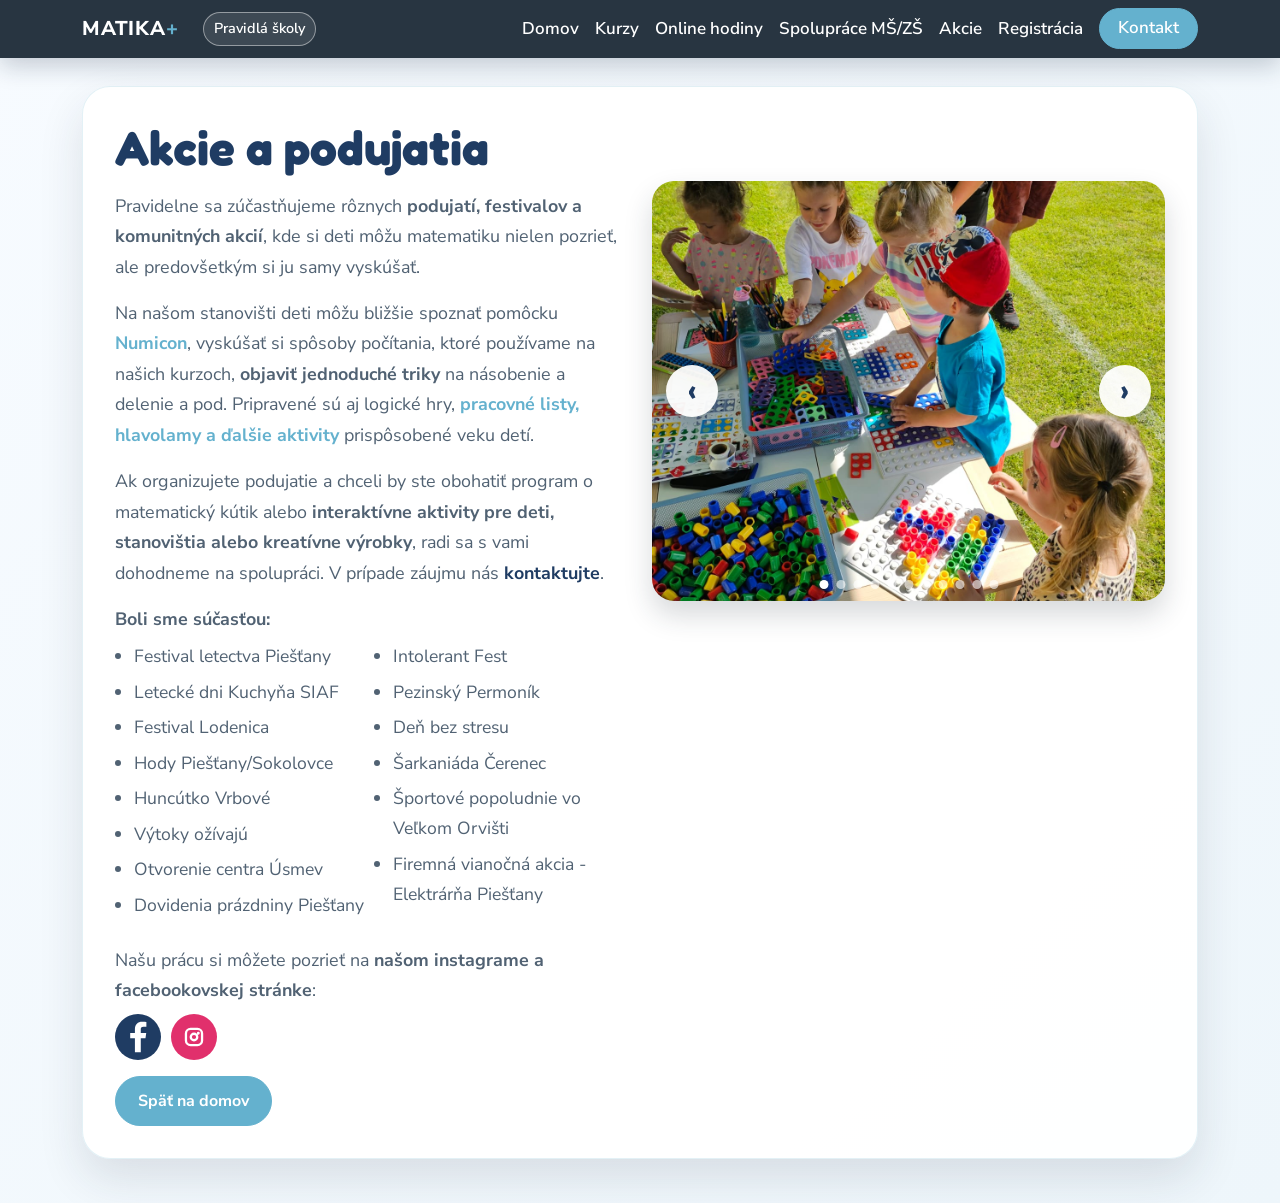
<file: akcie.html>
﻿<!DOCTYPE html>
<html lang="sk">
<head>
<meta charset="UTF-8">
<meta name="viewport" content="width=device-width, initial-scale=1.0">
<title>Akcie | MATIKA+</title>
<link rel="icon" type="image/svg+xml" href="favicon-circle.svg?v=2">
<link href="https://cdn.jsdelivr.net/npm/bootstrap@5.3.0/dist/css/bootstrap.min.css" rel="stylesheet">
<link rel="preconnect" href="https://fonts.googleapis.com">
<link rel="preconnect" href="https://fonts.gstatic.com" crossorigin>
<link href="https://fonts.googleapis.com/css2?family=Fredoka:wght@400;500;600;700&family=Nunito+Sans:wght@400;500;600;700;800&family=Montserrat:wght@500;600;700;800&display=swap" rel="stylesheet">
<link rel="stylesheet" href="navbar.css">
<link rel="stylesheet" href="site-common.css">
<style>
body {
    margin: 0;
    font-family: 'Nunito Sans', 'Montserrat', sans-serif;
    font-size: 17px;
    background: linear-gradient(135deg, #f7fbff 0%, #eef6fb 100%);
    color: #203040;
}

.page-wrap {
    min-height: calc(100vh - 92px);
    display: flex;
    align-items: center;
    padding: 86px 0 44px;
}

@media (max-width: 991.98px) {
    .page-wrap {
        align-items: flex-start;
        padding: 62px 0 22px;
    }
}

.hero-card {
    background: rgba(255,255,255,0.94);
    border: 1px solid rgba(100,177,206,0.18);
    border-radius: 28px;
    box-shadow: 0 20px 45px rgba(32,45,58,0.12);
    padding: 32px;
}

.section-title {
    font-family: 'Fredoka', 'Montserrat', sans-serif;
    font-size: clamp(2rem, 4vw, 3rem);
    font-weight: 800;
    margin-bottom: 14px;
}

.lead-copy {
    color: #516273;
    font-size: 1.12rem;
    line-height: 1.7;
}

.accent-text {
    color: #64b1ce;
    font-weight: 700;
}

.event-list {
    margin: 0 0 1.5rem;
    padding-left: 1.2rem;
    font-size: 1.1rem;
    color: #516273;
    line-height: 1.7;
    column-count: 2;
    column-gap: 24px;
}

.event-list li {
    margin-bottom: 0.35rem;
    break-inside: avoid;
}

@media (max-width: 991.98px) {
    .event-list {
        column-count: 1;
    }
}

.contact-link {
    color: #1f3c63;
    text-decoration: none;
    font-weight: 700;
}

.contact-link:hover,
.contact-link:focus-visible {
    color: #1f3c63;
    text-decoration: none;
}

.photo-slider {
    position: relative;
    border-radius: 22px;
    overflow: hidden;
    background: #ffffff;
    box-shadow: 0 14px 28px rgba(32,45,58,0.18);
}

.photo-slider-track {
    position: relative;
    width: 100%;
    aspect-ratio: 4 / 3;
    min-height: 420px;
    background: #f2f6fb;
}

.photo-slide {
    position: absolute;
    inset: 0;
    opacity: 0;
    transition: opacity 0.45s ease;
}

.photo-slide.active {
    opacity: 1;
}

.photo-slide img {
    width: 100%;
    height: 100%;
    object-fit: cover;
    display: block;
}

.slider-arrow {
    position: absolute;
    top: 50%;
    transform: translateY(-50%);
    width: 52px;
    height: 52px;
    border-radius: 50%;
    border: 0;
    background: rgba(255,255,255,0.94);
    color: #1f3c63;
    font-size: 2rem;
    font-weight: 800;
    line-height: 1;
    display: inline-flex;
    align-items: center;
    justify-content: center;
    box-shadow: 0 8px 20px rgba(31,60,99,0.25);
    cursor: pointer;
    z-index: 2;
}

.slider-arrow:hover,
.slider-arrow:focus-visible {
    background: #1f3c63;
    color: #ffffff;
}

.slider-arrow.prev {
    left: 14px;
}

.slider-arrow.next {
    right: 14px;
}

.slider-dots {
    position: absolute;
    left: 50%;
    bottom: 12px;
    transform: translateX(-50%);
    display: flex;
    gap: 8px;
    z-index: 2;
}

.slider-dot {
    width: 9px;
    height: 9px;
    border-radius: 50%;
    border: 0;
    background: rgba(255,255,255,0.6);
    padding: 0;
}

.slider-dot.active {
    background: #ffffff;
    box-shadow: 0 0 0 2px rgba(31,60,99,0.25);
}

.photo-column {
    padding-top: 62px;
}

@media (max-width: 991.98px) {
    .photo-slider-track {
        min-height: 340px;
    }

    .photo-column {
        padding-top: 0;
    }
}

.btn-primary {
    background: #64b1ce;
    border-color: #64b1ce;
    border-radius: 999px;
    padding: 12px 22px;
    font-weight: 700;
}

.btn-primary:hover,
.btn-primary:focus-visible {
    background: #1f3c63;
    border-color: #1f3c63;
}

.social-links-sub {
    display: flex;
    align-items: center;
    gap: 10px;
}

.fb-link,
.insta-link {
    display: inline-flex;
    align-items: center;
    justify-content: center;
    width: 46px;
    height: 46px;
    border-radius: 50%;
    background: transparent;
    text-decoration: none;
    box-shadow: none;
    border: 0;
}

.fb-link:hover,
.fb-link:focus-visible,
.insta-link:hover,
.insta-link:focus-visible {
    transform: translateY(-2px);
}

.fb-link svg,
.insta-link svg {
    width: 100%;
    height: 100%;
}
</style>
</head>
<body>
<div id="navbar-placeholder"></div>

<main class="page-wrap">
    <div class="container">
        <div class="hero-card">
            <div class="row g-4 align-items-start">
                <div class="col-lg-6">
                    <h1 class="section-title">Akcie a podujatia</h1>
                    <p class="lead-copy mb-3">Pravidelne sa zúčastňujeme rôznych <strong>podujatí, festivalov a komunitných akcií</strong>, kde si deti môžu matematiku nielen pozrieť, ale predovšetkým si ju samy vyskúšať.</p>
                    <p class="lead-copy mb-3">Na našom stanovišti deti môžu bližšie spoznať pomôcku <strong><span class="accent-text">Numicon</span></strong>, vyskúšať si spôsoby počítania, ktoré používame na našich kurzoch, <strong>objaviť jednoduché triky</strong> na násobenie a delenie a pod. Pripravené sú aj logické hry, <strong><span class="accent-text">pracovné listy, hlavolamy a ďalšie aktivity</span></strong> prispôsobené veku detí.</p>
                    <p class="lead-copy mb-3">Ak organizujete podujatie a chceli by ste obohatiť program o matematický kútik alebo <strong>interaktívne aktivity pre deti, stanovištia alebo kreatívne výrobky</strong>, radi sa s vami dohodneme na spolupráci. V prípade záujmu nás <a class="contact-link" href="index.html#kontakt">kontaktujte</a>.</p>
                    <p class="lead-copy mb-2"><strong>Boli sme súčasťou:</strong></p>
                    <ul class="event-list">
                        <li>Festival letectva Piešťany</li>
                        <li>Letecké dni Kuchyňa SIAF</li>
                        <li>Festival Lodenica</li>
                        <li>Hody Piešťany/Sokolovce</li>
                        <li>Huncútko Vrbové</li>
                        <li>Výtoky ožívajú</li>
                        <li>Otvorenie centra Úsmev</li>
                        <li>Dovidenia prázdniny Piešťany</li>
                        <li>Intolerant Fest</li>
                        <li>Pezinský Permoník</li>
                        <li>Deň bez stresu</li>
                        <li>Šarkaniáda Čerenec</li>
                        <li>Športové popoludnie vo Veľkom Orvišti</li>
                        <li>Firemná vianočná akcia - Elektrárňa Piešťany</li>
                    </ul>
                    <p class="lead-copy mb-2">Našu prácu si môžete pozrieť na <strong>našom instagrame a facebookovskej stránke</strong>:</p>
                    <div class="mb-3 social-links-sub"><a class="fb-link" href="https://www.facebook.com/matikapluspn" target="_blank" rel="noopener noreferrer" aria-label="Facebook stránka Matika+" title="Facebook Matika+"><svg viewBox="0 0 24 24" aria-hidden="true" focusable="false"><circle cx="12" cy="12" r="12" fill="#1f3c63"/><path d="M13.45 20V12.7h2.46l.38-2.85h-2.84V8.04c0-.82.23-1.38 1.41-1.38h1.51V4.12c-.74-.08-1.48-.12-2.23-.11-2.22 0-3.75 1.36-3.75 3.87v1.97H7.93v2.85h2.46V20h3.06z" fill="#ffffff"/></svg></a><a class="insta-link" href="https://www.instagram.com/matikaplus_pn/" target="_blank" rel="noopener noreferrer" aria-label="Instagram Matika+" title="Instagram Matika+"><svg viewBox="0 0 24 24" aria-hidden="true" focusable="false"><circle cx="12" cy="12" r="12" fill="#E1306C"/><path fill="#ffffff" d="M10.2 7.2h3.6A3 3 0 0 1 16.8 10.2v3.6a3 3 0 0 1-3 3h-3.6a3 3 0 0 1-3-3v-3.6a3 3 0 0 1 3-3zm0 1.2a1.8 1.8 0 0 0-1.8 1.8v3.6a1.8 1.8 0 0 0 1.8 1.8h3.6a1.8 1.8 0 0 0 1.8-1.8v-3.6a1.8 1.8 0 0 0-1.8-1.8h-3.6zm4.05.9a.75.75 0 1 1 0 1.5.75.75 0 0 1 0-1.5zM12 9.7A2.3 2.3 0 1 1 9.7 12 2.3 2.3 0 0 1 12 9.7zm0 1.2A1.1 1.1 0 1 0 13.1 12 1.1 1.1 0 0 0 12 10.9z"/></svg></a></div>
                    <a class="btn btn-primary" href="index.html">Späť na domov</a>
                </div>
                <div class="col-lg-6 photo-column">
                    <div class="photo-slider" id="akcie-slider" aria-label="Fotografie z akcií Matika+">
                        <div class="photo-slider-track">
                            <div class="photo-slide active"><img src="Akcie 1.jpeg" alt="Akcie Matika+ - fotografia 1"></div>
                            <div class="photo-slide"><img src="Akcie 2.jpeg" alt="Akcie Matika+ - fotografia 2"></div>
                            <div class="photo-slide"><img src="Akcie 3.jpeg" alt="Akcie Matika+ - fotografia 3"></div>
                            <div class="photo-slide"><img src="Akcie 4.jpeg" alt="Akcie Matika+ - fotografia 4"></div>
                            <div class="photo-slide"><img src="Akcie 5.jpeg" alt="Akcie Matika+ - fotografia 5"></div>
                            <div class="photo-slide"><img src="Akcie 6.jpeg" alt="Akcie Matika+ - fotografia 6"></div>
                            <div class="photo-slide"><img src="Akcie 7.jpeg" alt="Akcie Matika+ - fotografia 7"></div>
                            <div class="photo-slide"><img src="Akcie 8.jpeg" alt="Akcie Matika+ - fotografia 8"></div>
                            <div class="photo-slide"><img src="Akcie 9.jpeg" alt="Akcie Matika+ - fotografia 9"></div>
                            <div class="photo-slide"><img src="Akcie 10.jpeg" alt="Akcie Matika+ - fotografia 10"></div>
                            <div class="photo-slide"><img src="Akcie 11.jpeg" alt="Akcie Matika+ - fotografia 11"></div>
                        </div>
                        <button class="slider-arrow prev" type="button" aria-label="Predošlá fotografia">&#8249;</button>
                        <button class="slider-arrow next" type="button" aria-label="Nasledujúca fotografia">&#8250;</button>
                        <div class="slider-dots" aria-hidden="true">
                            <button class="slider-dot active" type="button"></button>
                            <button class="slider-dot" type="button"></button>
                            <button class="slider-dot" type="button"></button>
                            <button class="slider-dot" type="button"></button>
                            <button class="slider-dot" type="button"></button>
                            <button class="slider-dot" type="button"></button>
                            <button class="slider-dot" type="button"></button>
                            <button class="slider-dot" type="button"></button>
                            <button class="slider-dot" type="button"></button>
                            <button class="slider-dot" type="button"></button>
                            <button class="slider-dot" type="button"></button>
                        </div>
                    </div>
                </div>
            </div>
        </div>
    </div>
</main>
<script>
(() => {
    const slider = document.getElementById('akcie-slider');
    if (!slider) return;

    const slides = Array.from(slider.querySelectorAll('.photo-slide'));
    const dots = Array.from(slider.querySelectorAll('.slider-dot'));
    const prevBtn = slider.querySelector('.slider-arrow.prev');
    const nextBtn = slider.querySelector('.slider-arrow.next');
    let current = 0;

    const showSlide = (index) => {
        current = (index + slides.length) % slides.length;
        slides.forEach((slide, i) => {
            slide.classList.toggle('active', i === current);
        });
        dots.forEach((dot, i) => {
            dot.classList.toggle('active', i === current);
        });
    };

    prevBtn?.addEventListener('click', () => showSlide(current - 1));
    nextBtn?.addEventListener('click', () => showSlide(current + 1));

    dots.forEach((dot, index) => {
        dot.addEventListener('click', () => showSlide(index));
    });

    setInterval(() => showSlide(current + 1), 4500);
})();
</script>
<script src="https://cdn.jsdelivr.net/npm/bootstrap@5.3.0/dist/js/bootstrap.bundle.min.js"></script>
<script src="navbar-loader.js?v=3"></script>
<script>
document.querySelectorAll('a[href^="index.html#"]').forEach((link) => {
    const href = link.getAttribute('href');
    const hash = href.includes('#') ? href.slice(href.indexOf('#')) : '';
    if (!hash || !['#registracia', '#kurzy'].includes(hash)) return;

    link.addEventListener('click', (event) => {
        event.preventDefault();
        const target = hash === '#registracia' ? 'registracia' : 'kurzy';
        window.location.href = `index.html?target=${target}`;
    });
});
</script>
</body>
</html>
</file>
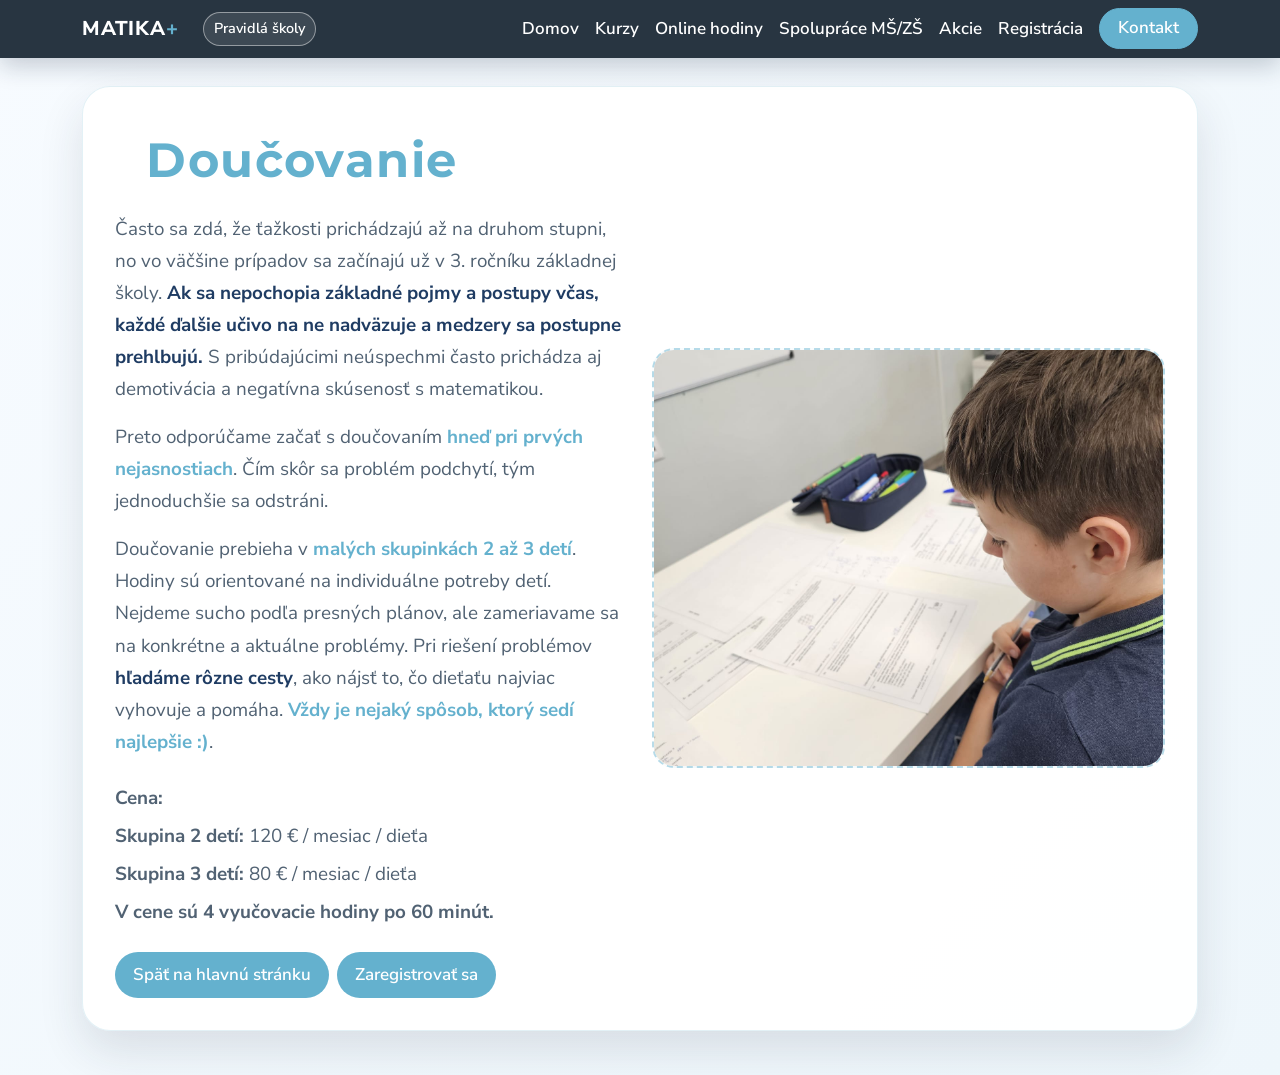
<file: doucovanie-math.html>
﻿<!DOCTYPE html>
<html lang="sk">
<head>
<meta charset="UTF-8">
<meta name="viewport" content="width=device-width, initial-scale=1.0">
<title>Doučovanie | MATIKA+</title>
<link rel="icon" type="image/svg+xml" href="favicon-circle.svg?v=2">
<link href="https://cdn.jsdelivr.net/npm/bootstrap@5.3.0/dist/css/bootstrap.min.css" rel="stylesheet">
<link rel="preconnect" href="https://fonts.googleapis.com">
<link rel="preconnect" href="https://fonts.gstatic.com" crossorigin>
<link href="https://fonts.googleapis.com/css2?family=Nunito+Sans:wght@400;500;600;700;800&family=Montserrat:wght@500;600;700;800&display=swap" rel="stylesheet">
<link rel="stylesheet" href="navbar.css">
<link rel="stylesheet" href="site-common.css">
<style>
body {
    margin: 0;
    font-family: 'Nunito Sans', 'Montserrat', sans-serif;
    font-size: 17px;
    background: linear-gradient(135deg, #f7fbff 0%, #eef6fb 100%);
    color: #203040;
}

.page-wrap {
    min-height: 100vh;
    display: flex;
    align-items: center;
    padding: 86px 0 44px;
}

@media (max-width: 991.98px) {
    .page-wrap {
        align-items: flex-start;
        padding: 62px 0 22px;
    }
}

.hero-card {
    background: rgba(255,255,255,0.94);
    border: 1px solid rgba(100,177,206,0.18);
    border-radius: 28px;
    box-shadow: 0 20px 45px rgba(32,45,58,0.12);
    padding: 32px;
}

.badge {
    display: block;
    font-family: 'Montserrat', sans-serif;
    color: #64b1ce;
    font-size: clamp(2rem, 4.5vw, 3rem);
    font-weight: 700;
    margin-bottom: 12px;
    letter-spacing: 0.03em;
    line-height: 1;
    text-align: left;
}

.hero-card .col-lg-6:first-child {
    text-align: left;
}

.lead-copy {
    color: #516273;
    font-size: 1.18rem;
    line-height: 1.7;
}

.highlight {
    color: #1f3c63;
    font-weight: 700;
}

.highlight-soft {
    color: #64b1ce;
    font-weight: 700;
}

.price {
    color: #516273;
    font-size: 1.18rem;
    line-height: 1.7;
    margin: 0 0 6px;
}

.placeholder-box {
    width: 100%;
    aspect-ratio: 4 / 3;
    min-height: 420px;
    border-radius: 22px;
    border: 2px dashed rgba(100,177,206,0.45);
    background: linear-gradient(135deg, rgba(100,177,206,0.08), rgba(255,255,255,0.92));
    overflow: hidden;
    padding: 0;
}

@media (max-width: 991.98px) {
    .placeholder-box {
        min-height: 340px;
    }
}

.placeholder-box img {
    display: block;
    width: 100%;
    height: 100%;
    object-fit: cover;
    border-radius: 0;
}

.action-row {
    display: flex;
    gap: 8px;
    justify-content: flex-start;
    flex-wrap: wrap;
    margin-top: 6px;
}

.action-row-desktop {
    display: flex;
}

.action-row-mobile {
    display: none;
}

.action-row a {
    display: inline-block;
    margin-top: 0;
    color: white;
    background: #64b1ce;
    padding: 10px 18px;
    border-radius: 999px;
    font-weight: 600;
    text-decoration: none;
    transition: transform 0.2s ease;
}

.action-row a:hover {
    transform: translateY(-2px);
}

@media (max-width: 768px) {
    .action-row-desktop {
        display: none;
    }

    .action-row-mobile {
        display: flex;
    }

    .action-row {
        gap: 6px;
    }

    .action-row a {
        padding: 9px 14px;
        font-size: 0.95rem;
    }
}
</style>
</head>
<body>
<div id="navbar-placeholder"></div>

<main class="page-wrap">
    <div class="container">
        <div class="hero-card">
            <div class="row g-4 align-items-center">
                <div class="col-lg-6">
                    <span class="badge">Doučovanie</span>
                    <p class="lead-copy mb-3">Často sa zdá, že ťažkosti prichádzajú až na druhom stupni, no vo väčšine prípadov sa začínajú už v 3. ročníku základnej školy. <span class="highlight">Ak sa nepochopia základné pojmy a postupy včas, každé ďalšie učivo na ne nadväzuje a medzery sa postupne prehlbujú.</span> S pribúdajúcimi neúspechmi často prichádza aj demotivácia a negatívna skúsenosť s matematikou.</p>

                    <p class="lead-copy mb-3">Preto odporúčame začať s doučovaním <span class="highlight-soft">hneď pri prvých nejasnostiach</span>. Čím skôr sa problém podchytí, tým jednoduchšie sa odstráni.</p>

                    <p class="lead-copy mb-4">Doučovanie prebieha v <span class="highlight-soft">malých skupinkách 2 až 3 detí</span>. Hodiny sú orientované na individuálne potreby detí. Nejdeme sucho podľa presných plánov, ale zameriavame sa na konkrétne a aktuálne problémy. Pri riešení problémov <span class="highlight">hľadáme rôzne cesty</span>, ako nájsť to, čo dieťaťu najviac vyhovuje a pomáha. <span class="highlight-soft">Vždy je nejaký spôsob, ktorý sedí najlepšie :)</span>.</p>

                    <p class="price"><strong>Cena:</strong></p>
                    <p class="price"><strong>Skupina 2 detí:</strong> 120 € / mesiac / dieťa</p>
                    <p class="price"><strong>Skupina 3 detí:</strong> 80 € / mesiac / dieťa</p>
                    <p class="price mb-4"><strong>V cene sú 4 vyučovacie hodiny po 60 minút.</strong></p>

                    <div class="action-row action-row-desktop">
                        <a href="index.html">Späť na hlavnú stránku</a>
                        <a href="index.html#registracia">Zaregistrovať sa</a>
                    </div>

                </div>
                <div class="col-lg-6">
                    <div class="placeholder-box" aria-label="Miesto na fotografiu doučovania">
                        <img src="doucovanie1.jpeg" alt="Doučovanie matematiky">
                    </div>
                    <div class="action-row action-row-mobile">
                        <a href="index.html">Späť na hlavnú stránku</a>
                        <a href="index.html#registracia">Zaregistrovať sa</a>
                    </div>
                </div>
            </div>
        </div>
    </div>
</main>

<script src="https://cdn.jsdelivr.net/npm/bootstrap@5.3.0/dist/js/bootstrap.bundle.min.js"></script>
<script src="navbar-loader.js?v=3"></script>
<script>
document.querySelectorAll('a[href^="index.html#"]').forEach((link) => {
    const href = link.getAttribute('href');
    const hash = href.includes('#') ? href.slice(href.indexOf('#')) : '';
    if (!hash || !['#registracia', '#kurzy'].includes(hash)) return;

    link.addEventListener('click', (event) => {
        event.preventDefault();
        const target = hash === '#registracia' ? 'registracia' : 'kurzy';
        window.location.href = `index.html?target=${target}`;
    });
});
</script>
</body>
</html>
</file>
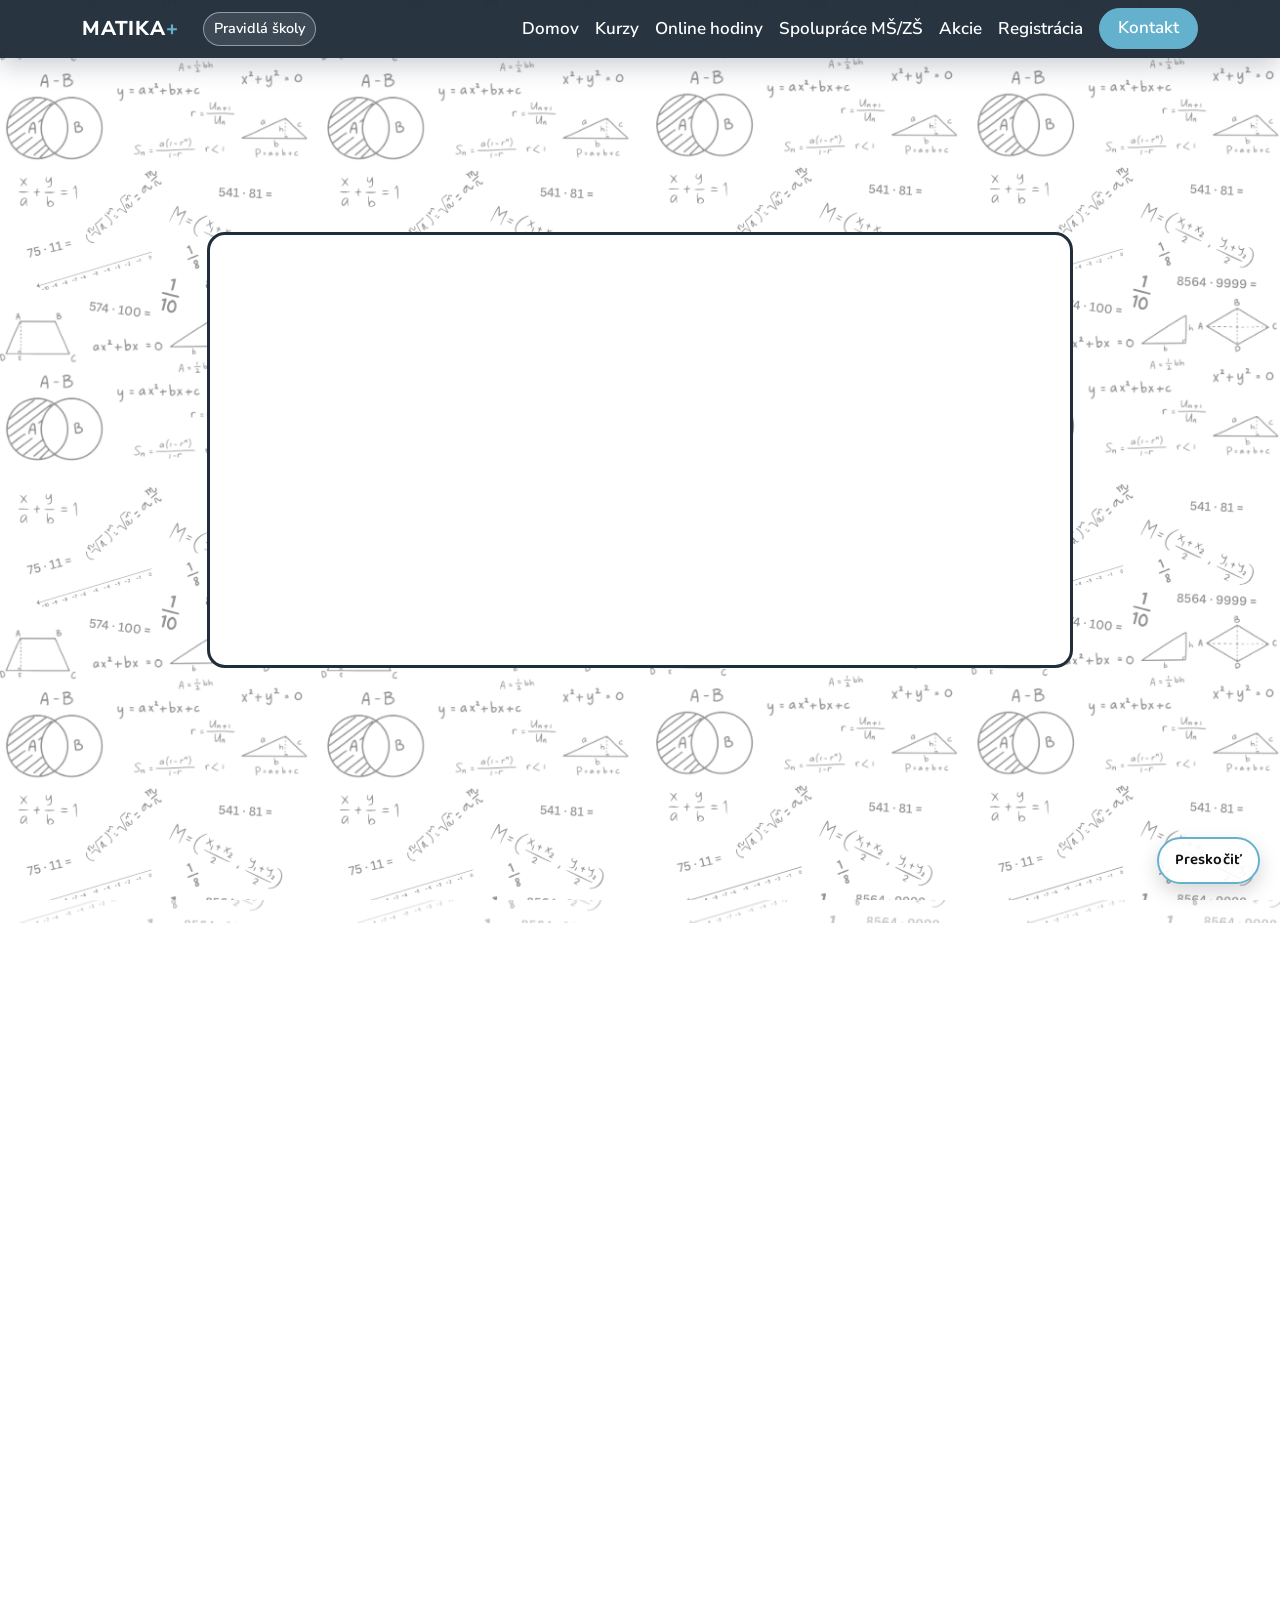
<file: math-plus-4-7.html>
﻿<!DOCTYPE html>
<html lang="sk">
<head>
  <meta charset="UTF-8">
  <meta name="viewport" content="width=device-width, initial-scale=1.0">
  <title>Math+ 4.-7.r.ZŠ</title>
  <link rel="icon" type="image/svg+xml" href="favicon-circle.svg?v=2">
  <link href="https://cdn.jsdelivr.net/npm/bootstrap@5.3.0/dist/css/bootstrap.min.css" rel="stylesheet">
  <link href="https://fonts.googleapis.com/css2?family=Fredoka:wght@400;500;600;700&family=Nunito+Sans:wght@400;500;600;700;800&family=Baloo+2:wght@500;600&family=Montserrat:wght@500;600;700;800&display=swap" rel="stylesheet">
  <link rel="stylesheet" href="navbar.css">
  <link rel="stylesheet" href="site-common.css">
  <style>
    :root {
      --dark: #202d3a;
      --blue: #64b1ce;
      --light: #f8fbff;
      --accent: #ffd166;
      --video-bg: #ffffff;
    }

    * {
      box-sizing: border-box;
    }

    body {
      margin: 0;
      font-family: 'Nunito Sans', 'Montserrat', Arial, sans-serif;
      font-size: 17px;
      color: var(--dark);
      padding: 0;
      background: #ffffff;
      min-height: 100vh;
      overflow-x: hidden;
    }

    .page-background {
      position: fixed;
      inset: 0;
      z-index: -3;
      background-image: url('Math+ pozadie.png');
      background-size: cover;
      background-position: center 42%;
      background-repeat: no-repeat;
      opacity: 0.24;
      transform: scale(1.05);
    }

    .page {
      padding: 70px 0 0;
      position: relative;
      z-index: 1;
      display: flex;
      justify-content: center;
      width: 100%;
    }

    .box {
      width: 100%;
      margin: 0;
      background: transparent;
      color: var(--dark);
      padding: 0;
      border-radius: 0;
      box-shadow: none;
      line-height: 1.75;
    }

    .story {
      width: 100%;
      scroll-snap-type: y proximity;
    }

    .story-section {
      min-height: 100vh;
      scroll-snap-align: start;
      display: grid;
      place-items: start center;
      padding: 48px 24px;
      position: relative;
    }

    .story-section:not(:last-child)::after {
      content: "";
      position: absolute;
      left: 6vw;
      right: 6vw;
      bottom: 0;
      height: 1px;
      background: linear-gradient(90deg, rgba(32, 45, 58, 0) 0%, rgba(32, 45, 58, 0.24) 12%, rgba(32, 45, 58, 0.24) 88%, rgba(32, 45, 58, 0) 100%);
      z-index: 3;
    }

    .story-section.text-section {
      background: transparent;
    }

    .text-panel {
      width: min(980px, 100%);
      background: rgba(255, 255, 255, 0.92);
      border: 1px solid rgba(100, 177, 206, 0.25);
      border-radius: 24px;
      box-shadow: 0 10px 28px rgba(32, 45, 58, 0.08);
      padding: clamp(18px, 3vw, 32px);
    }

    .text-panel h2,
    .text-panel h3 {
      font-family: 'Fredoka', 'Montserrat', sans-serif;
      margin: 0 0 16px;
      color: var(--dark);
    }

    .text-panel h2 {
      font-size: clamp(1.9rem, 3.8vw, 3rem);
      line-height: 1.1;
    }

    .text-panel h3 {
      font-size: clamp(1.3rem, 2.4vw, 1.9rem);
      color: var(--blue);
      margin-top: 24px;
    }

    .text-panel p,
    .text-panel li {
      font-size: clamp(1.06rem, 1.95vw, 1.24rem);
      color: #273747;
      margin: 0 0 14px;
      text-wrap: pretty;
    }

    .text-panel ul {
      margin: 0;
      padding-left: 0;
      list-style: none;
    }

    .text-panel li {
      margin-bottom: 8px;
    }

    .tick {
      font-weight: 900;
    }

    .badge {
      display: inline-block;
      font-family: 'Fredoka', 'Montserrat', sans-serif;
      color: var(--blue);
      font-size: clamp(2rem, 4.5vw, 3rem);
      font-weight: 700;
      margin-bottom: 12px;
      letter-spacing: 0.03em;
      line-height: 1;
    }

    .title-row {
      position: relative;
      display: flex;
      align-items: center;
      justify-content: center;
      gap: 8px;
      flex-wrap: nowrap;
      margin-bottom: 12px;
      text-align: center;
      padding-right: 0;
    }

    .title-row img {
      position: static;
      width: 112px;
      height: 112px;
      object-fit: contain;
      flex-shrink: 0;
      transform: rotate(12deg);
      transform-origin: center;
      pointer-events: none;
      z-index: 0;
      margin: 0;
      order: 2;
    }

    .title-row .badge {
      position: relative;
      z-index: 1;
      margin-bottom: 0;
      order: 1;
    }

    .highlight {
      color: var(--blue);
      font-weight: 700;
    }

    .action-row {
      display: flex;
      gap: 8px;
      justify-content: flex-start;
      flex-wrap: wrap;
      margin-top: 20px;
    }

    .action-row a {
      display: inline-block;
      color: white;
      background: var(--blue);
      padding: 10px 18px;
      border-radius: 999px;
      font-weight: 600;
      text-decoration: none;
      transition: transform 0.2s ease, box-shadow 0.2s ease;
      box-shadow: 0 8px 20px rgba(100, 177, 206, 0.2);
    }

    .action-row a:hover {
      transform: translateY(-2px);
    }

    .intro-screen {
      position: fixed;
      inset: 0;
      z-index: 20;
      display: flex;
      align-items: center;
      justify-content: center;
      background-color: #ffffff;
      background-image: linear-gradient(180deg, rgba(255, 255, 255, 0.58) 0%, rgba(255, 255, 255, 0.58) 100%), url('Math+ pozadie.png');
      background-size: cover;
      background-position: center 42%;
      background-repeat: no-repeat;
      opacity: 1;
      transition: opacity 0.9s ease, visibility 0.9s ease;
      visibility: visible;
      padding: 0;
    }

    .intro-screen.is-hidden {
      opacity: 0;
      visibility: hidden;
    }

    .intro-screen.is-fading .intro-video-frame {
      opacity: 0;
    }

    .intro-video-frame {
      overflow: hidden;
      line-height: 0;
      background: #ffffff;
      border: 3px solid var(--dark);
      border-radius: 18px;
      opacity: 1;
      transition: opacity 0.65s ease;
    }

    .intro-screen video {
      width: min(76vw, 860px);
      max-height: 80vh;
      object-fit: cover;
      display: block;
      border: 0;
      border-radius: 0;
      background: transparent;
      outline: none;
      filter: saturate(1.02);
      transform: scale(1.02);
      opacity: 1;
      transition: opacity 0.65s ease;
    }

    .skip-intro-btn {
      position: fixed;
      right: 20px;
      bottom: 16px;
      z-index: 25;
      border: 2px solid var(--blue);
      border-radius: 999px;
      background: rgba(255, 255, 255, 0.9);
      color: #111;
      font-family: 'Baloo 2', 'Nunito Sans', 'Montserrat', sans-serif;
      font-size: 0.95rem;
      font-weight: 600;
      letter-spacing: 0.01em;
      padding: 10px 16px;
      cursor: pointer;
      box-shadow: 0 8px 20px rgba(0, 0, 0, 0.16);
      transition: transform 0.2s ease, background 0.2s ease;
    }

    .skip-intro-btn:hover {
      transform: translateY(-2px);
      background: rgba(255, 255, 255, 1);
    }

    .page-content {
      opacity: 0;
      transform: translateY(24px);
      transition: opacity 0.8s ease, transform 0.8s ease;
      pointer-events: none;
    }

    .page-content.is-visible {
      opacity: 1;
      transform: translateY(0);
      pointer-events: auto;
    }

    @media (max-width: 768px) {
      .page {
        padding-top: 56px;
      }

      .intro-screen {
        background-image: linear-gradient(180deg, rgba(255, 255, 255, 0.5) 0%, rgba(255, 255, 255, 0.5) 100%), url('Math+ pozadie.png');
        background-position: center 40%;
      }

      .action-row {
        gap: 6px;
        margin-top: 12px;
      }

      .action-row a {
        padding: 9px 14px;
        font-size: 0.95rem;
      }

      .story-section {
        min-height: auto;
        padding: 34px 14px;
      }

      .title-row img {
        width: 78px;
        height: 78px;
      }

      .skip-intro-btn {
        right: 12px;
        bottom: 14px;
        padding: 9px 14px;
      }

    }
  </style>
</head>
<body>
  <div class="page-background"></div>

  <div id="navbar-placeholder"></div>

  <div class="intro-screen" id="introScreen">
    <button type="button" class="skip-intro-btn" id="skipIntroBtn">Preskočiť</button>
    <div class="intro-video-frame">
      <video id="introVideo" autoplay muted playsinline>
        <source src="345.11.mp4" type="video/mp4">
      </video>
    </div>
  </div>

  <div class="page">
    <div class="box page-content" id="pageContent">
      <div class="story">
        <section class="story-section text-section">
          <article class="text-panel">
            <div class="title-row">
              <img src="Math+ 2.png" alt="Math+ obrázok">
              <span class="badge">Math+</span>
            </div>
            <p>Kurz <strong>Math+</strong> je určený pre deti vo veku <strong>7 až 15 rokov</strong>, ktoré si chcú zlepšiť školské výsledky z matematiky, získať väčšiu istotu pri počítaní alebo rozvíjať svoj matematický talent nad rámec školského učiva.</p>
            <p>Na hodinách prepájame školskú matematiku s logickým myslením, <span class="highlight">efektívnymi stratégiami počítania</span> a zaujímavými matematickými aktivitami. Deti sa učia matematiku chápať, hľadať súvislosti a objavovať jednoduchšie spôsoby riešenia úloh.</p>
            <p>Pracujeme s rôznymi matematickými pomôckami, hlavolamami a praktickými technikami, ktoré pomáhajú zrýchliť výpočty, zlepšiť logické uvažovanie a získať väčšiu istotu pri riešení matematických úloh.</p>
          </article>
        </section>

        <section class="story-section image-section" style="padding: 0; background: transparent;">
          <div class="image-frame" style="width: 100%; border-radius: 0; overflow: hidden;">
            <img src="Math+ 1.png" alt="Math+ aktivita" style="width: 100vw; height: 100vh; object-fit: cover; display: block;">
          </div>
        </section>

        <section class="story-section text-section">
          <article class="text-panel">
            <h3>Na kurze deti rozvíjajú</h3>
            <ul>
              <li><span class="tick">✓</span> porozumenie školskému učivu matematiky</li>
              <li><span class="tick">✓</span> logické myslenie</li>
              <li><span class="tick">✓</span> efektívne stratégie počítania</li>
              <li><span class="tick">✓</span> rýchle sčítanie, odčítanie, násobenie a delenie</li>
              <li><span class="tick">✓</span> riešenie slovných úloh a matematických problémov</li>
              <li><span class="tick">✓</span> väčšiu istotu pri práci s číslami</li>
            </ul>
            <h3>Akonáhle dieťa ovláda malú násobilku, pracujeme s</h3>
            <ul>
              <li><span class="tick">✓</span> rýchlym násobením a delením pomocou matematických trikov</li>
              <li><span class="tick">✓</span> mocninami a odmocninami z hlavy</li>
              <li><span class="tick">✓</span> zlomkami, pomermi a percentami</li>
              <li><span class="tick">✓</span> binárnym kódom</li>
              <li><span class="tick">✓</span> rovnicami a ich využitím pri slovných úlohách</li>
              <li><span class="tick">✓</span> náročnejšími logickými úlohami a mnohým ďalším</li>
            </ul>
          </article>
        </section>

        <section class="story-section image-section" style="padding: 0; background: transparent;">
          <div class="image-frame" style="width: 100%; border-radius: 0; overflow: hidden;">
            <img src="Math+ 3.jpeg" alt="Math+ doplnkový obrázok" style="width: 100vw; height: 100vh; object-fit: cover; display: block;">
          </div>
        </section>

        <section class="story-section text-section">
          <article class="text-panel">
            <h3>Ako kurz prebieha?</h3>
            <p>Deti pracujú v malých skupinách s <strong>maximálne 10–12 deťmi</strong>, rozdelených podľa veku a aktuálnej matematickej úrovne. Každá hodina trvá <strong>60 minút</strong> a prebieha <strong>1× týždenne</strong>. V prípade záujmu je možné navštevovať kurz aj <strong>2× týždenne</strong>.</p>
            <p><strong>Cena:</strong> 1× týždenne <strong>59 €/mesiac</strong> (4 lekcie), 2× týždenne <strong>99 €/mesiac</strong> (8 lekcií)</p>
            <div class="action-row">
              <a href="index.html">Späť na hlavnú stránku</a>
              <a href="index.html#registracia">Zaregistrovať sa</a>
            </div>
          </article>
        </section>
      </div>
    </div>
  </div>

  <script src="https://cdn.jsdelivr.net/npm/bootstrap@5.3.0/dist/js/bootstrap.bundle.min.js"></script>
  <script src="navbar-loader.js?v=3"></script>
  <script>
    const introScreen = document.getElementById('introScreen');
    const introVideo = document.getElementById('introVideo');
    const skipIntroBtn = document.getElementById('skipIntroBtn');
    const pageContent = document.getElementById('pageContent');
    let hasRevealed = false;
    let hasTransitionStarted = false;

    const revealContent = () => {
      if (hasRevealed) return;
      hasRevealed = true;
      pageContent.classList.add('is-visible');
      introScreen.classList.add('is-hidden');
    };

    const startOutroTransition = () => {
      if (hasTransitionStarted) return;
      hasTransitionStarted = true;
      revealContent();
    };

    window.addEventListener('load', () => {
      const startPlayback = () => {
        introVideo.play().catch(() => {});
      };

      introVideo.addEventListener('timeupdate', () => {
        if (introVideo.currentTime >= 15) {
          introVideo.pause();
          startOutroTransition();
        }
      });

      introVideo.addEventListener('ended', startOutroTransition, { once: true });
      introVideo.addEventListener('error', startOutroTransition, { once: true });

      if (introVideo.readyState >= 2) {
        startPlayback();
      } else {
        introVideo.addEventListener('canplay', () => {
          startPlayback();
        }, { once: true });
      }

      setTimeout(startOutroTransition, 16000);

      skipIntroBtn.addEventListener('click', () => {
        introVideo.pause();
        startOutroTransition();
      });

    });
  </script>
<script>
document.querySelectorAll('a[href^="index.html#"]').forEach((link) => {
    const href = link.getAttribute('href');
    const hash = href.includes('#') ? href.slice(href.indexOf('#')) : '';
    if (!hash || !['#registracia', '#kurzy'].includes(hash)) return;

    link.addEventListener('click', (event) => {
        event.preventDefault();
        const target = hash === '#registracia' ? 'registracia' : 'kurzy';
        window.location.href = `index.html?target=${target}`;
    });
});
</script>
</body>
</html>
</file>
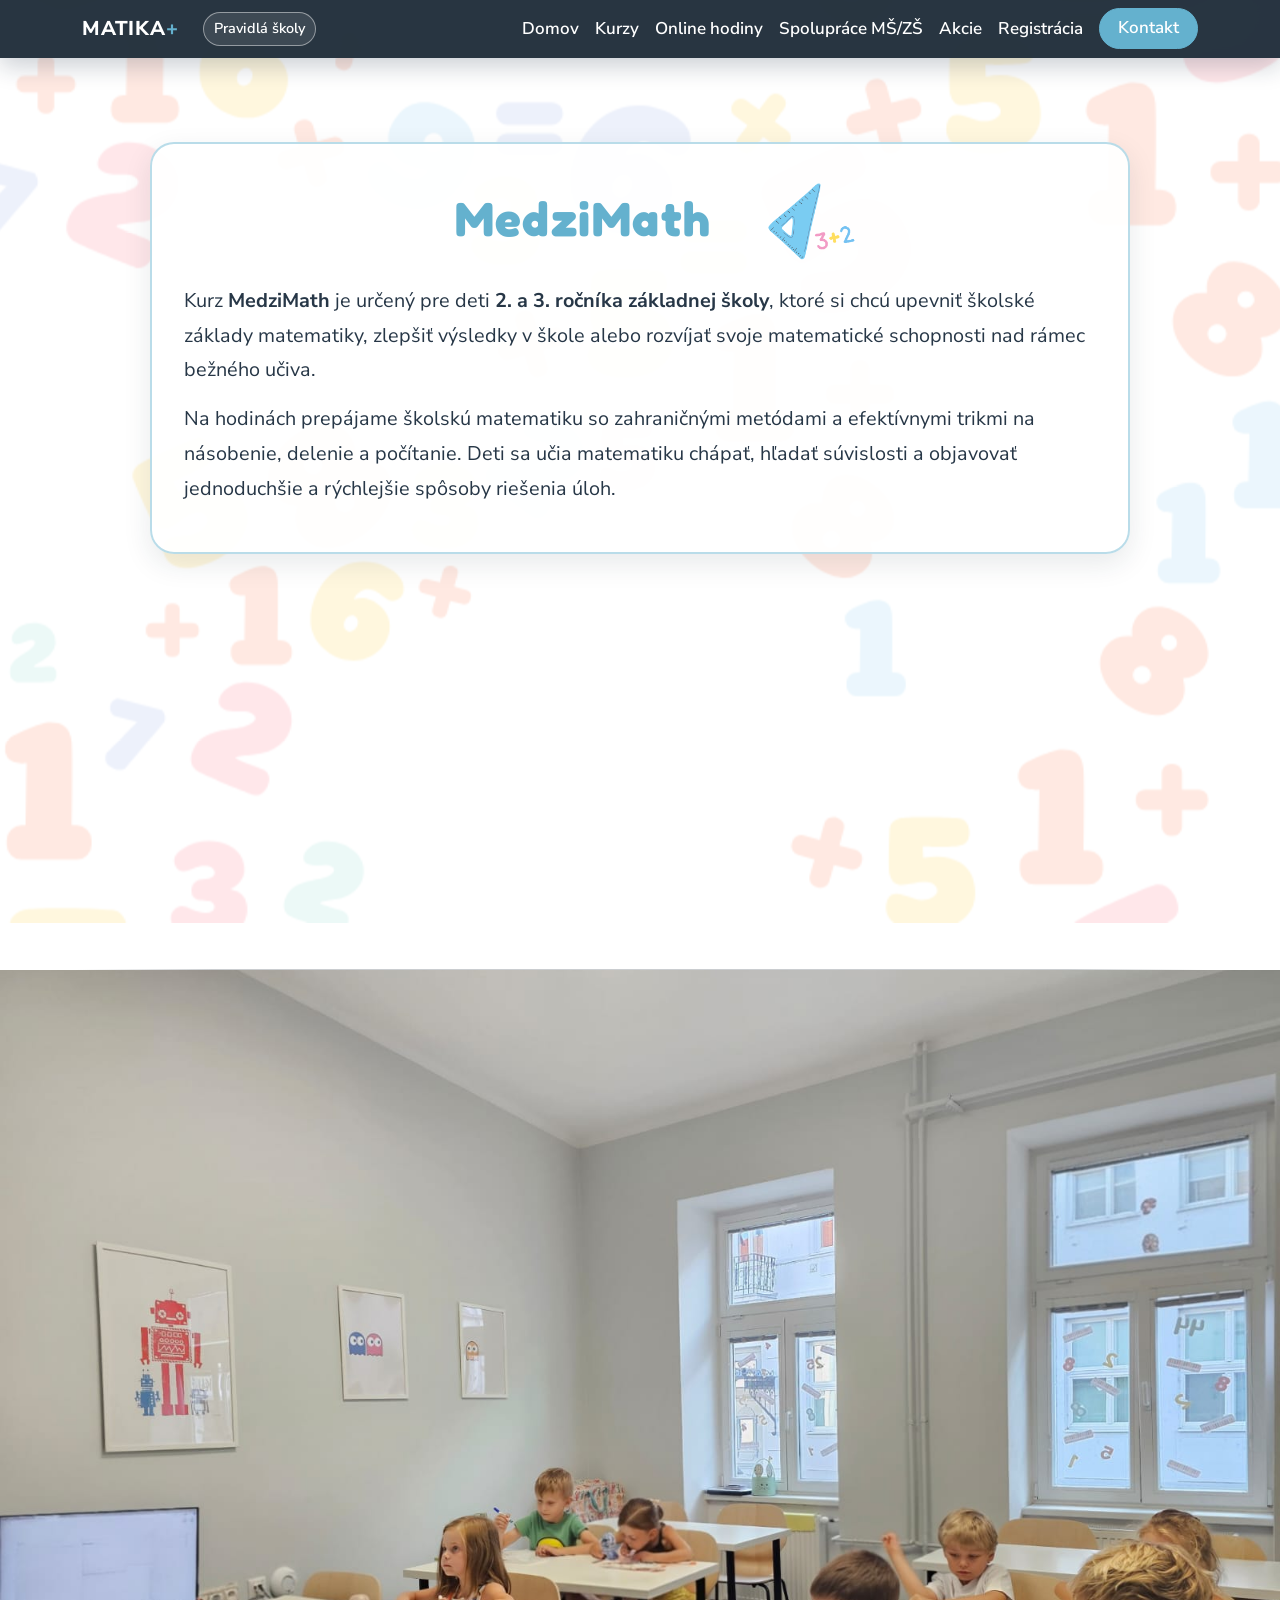
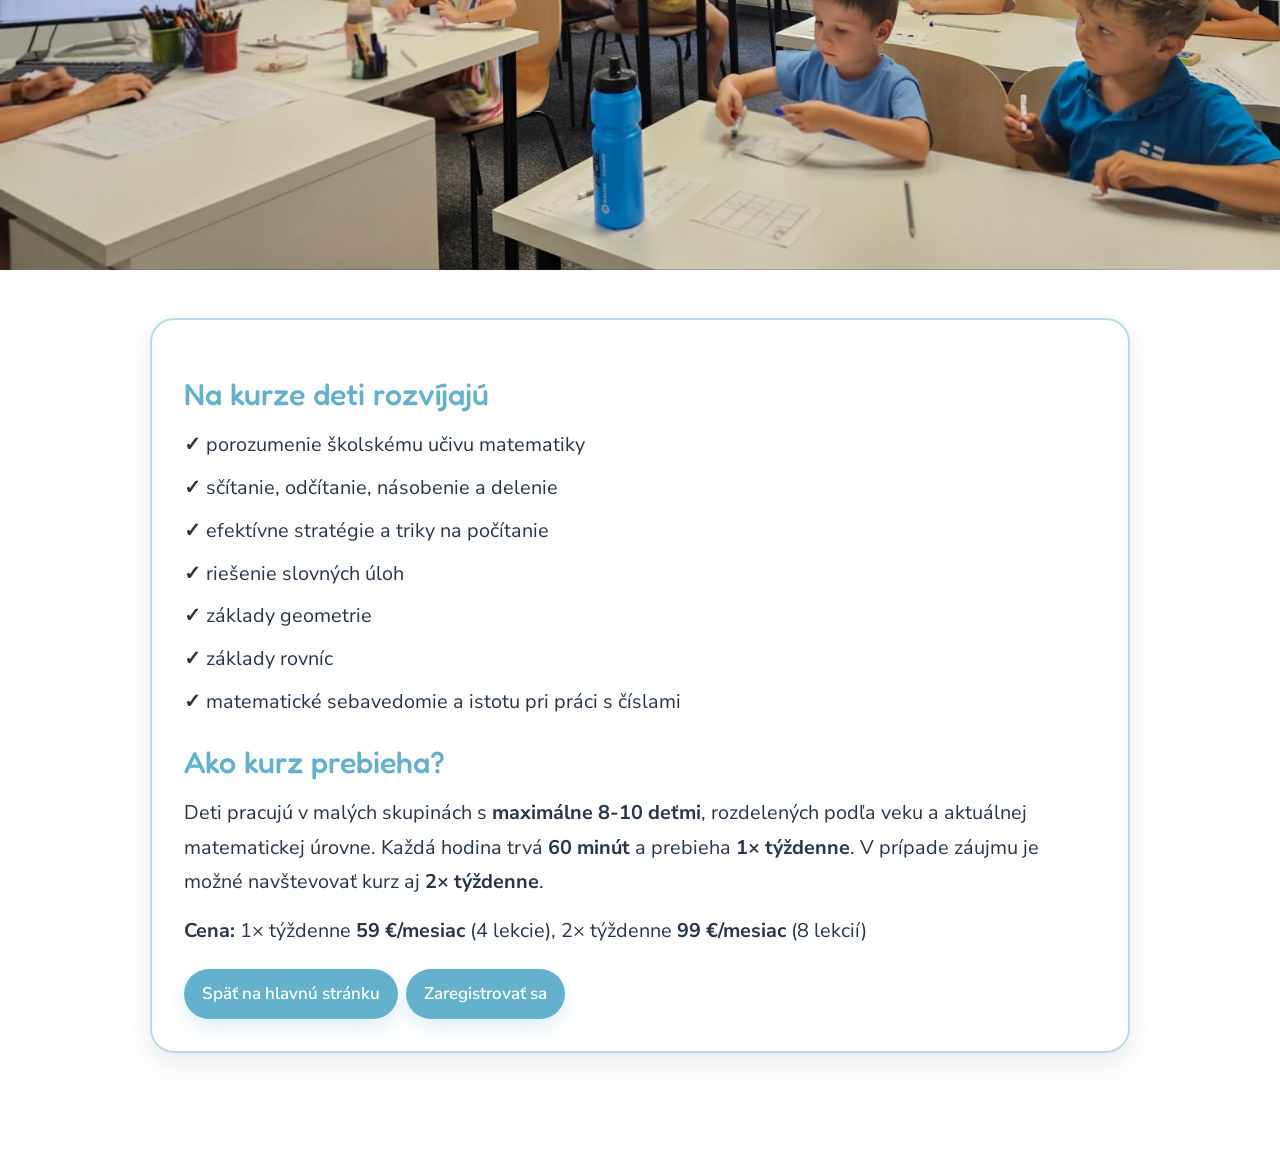
<file: mezimath-2-3.html>
﻿<!DOCTYPE html>
<html lang="sk">
<head>
  <meta charset="UTF-8">
  <meta name="viewport" content="width=device-width, initial-scale=1.0">
  <title>MedziMath 2.–3. ročník ZŠ</title>
  <link rel="icon" type="image/svg+xml" href="favicon-circle.svg?v=2">
  <link href="https://cdn.jsdelivr.net/npm/bootstrap@5.3.0/dist/css/bootstrap.min.css" rel="stylesheet">
  <link href="https://fonts.googleapis.com/css2?family=Fredoka:wght@400;500;600;700&family=Nunito+Sans:wght@400;500;600;700;800&family=Montserrat:wght@500;600;700;800&display=swap" rel="stylesheet">
  <link rel="stylesheet" href="navbar.css">
  <style>
    :root {
      --dark: #202d3a;
      --blue: #64b1ce;
      --light: #f8fbff;
    }

    * {
      box-sizing: border-box;
    }

    body {
      margin: 0;
      font-family: 'Nunito Sans', 'Montserrat', Arial, sans-serif;
      font-size: 17px;
      color: var(--dark);
      padding: 0;
      background: transparent;
      min-height: 100vh;
      overflow-x: hidden;
    }

    .page-background {
      position: fixed;
      inset: 0;
      z-index: -3;
      background-image: url('MedziMath pozadie.png');
      background-size: cover;
      background-position: center 42%;
      background-repeat: no-repeat;
      opacity: 0.18;
      transform: scale(1.05);
    }

    .page {
      padding: 70px 0 0;
      position: relative;
      z-index: 1;
      display: flex;
      justify-content: center;
      width: 100%;
    }

    .box {
      width: 100%;
      margin: 0;
      background: transparent;
      color: var(--dark);
      padding: 0;
      border-radius: 0;
      box-shadow: none;
      line-height: 1.75;
    }

    .story {
      width: 100%;
      scroll-snap-type: y proximity;
    }

    .story-section {
      min-height: 100vh;
      scroll-snap-align: start;
      display: grid;
      place-items: start center;
      padding: 48px 24px;
      position: relative;
    }

    .story-section:not(:last-child)::after {
      content: "";
      position: absolute;
      left: 6vw;
      right: 6vw;
      bottom: 0;
      height: 1px;
      background: linear-gradient(90deg, rgba(32, 45, 58, 0) 0%, rgba(32, 45, 58, 0.24) 12%, rgba(32, 45, 58, 0.24) 88%, rgba(32, 45, 58, 0) 100%);
      z-index: 3;
    }

    .story-section.text-section {
      background: transparent;
    }

    .text-panel {
      width: min(980px, 100%);
      background: rgba(255, 255, 255, 0.93);
      border: 2px solid rgba(100, 177, 206, 0.45);
      border-radius: 24px;
      box-shadow: 0 10px 28px rgba(32, 45, 58, 0.1);
      padding: clamp(18px, 3vw, 32px);
    }

    .text-panel.top-panel {
      margin-top: 24px;
      margin-bottom: 34px;
    }

    .text-panel h3 {
      font-family: 'Fredoka', 'Montserrat', sans-serif;
      margin: 0 0 16px;
      color: var(--blue);
      font-size: clamp(1.3rem, 2.4vw, 1.9rem);
      margin-top: 24px;
    }

    .text-panel p,
    .text-panel li {
      font-size: clamp(1.06rem, 1.95vw, 1.24rem);
      color: #273747;
      margin: 0 0 14px;
      text-wrap: pretty;
    }

    .text-panel ul {
      margin: 0;
      padding-left: 0;
      list-style: none;
    }

    .text-panel li {
      margin-bottom: 8px;
    }

    .tick {
      font-weight: 900;
    }

    .badge {
      display: inline-block;
      font-family: 'Fredoka', 'Montserrat', sans-serif;
      color: var(--blue);
      font-size: clamp(2rem, 4.5vw, 3rem);
      font-weight: 700;
      margin-bottom: 12px;
      letter-spacing: 0.03em;
      line-height: 1;
    }

    .title-row {
      display: flex;
      align-items: center;
      justify-content: center;
      gap: 18px;
      flex-wrap: wrap;
      margin-bottom: 12px;
      text-align: center;
    }

    .title-row img {
      width: 96px;
      height: 96px;
      object-fit: contain;
      flex-shrink: 0;
    }

    @media (max-width: 768px) {
      .title-row img {
        width: 78px;
        height: 78px;
      }
    }

    .highlight {
      color: var(--blue);
      font-weight: 700;
    }

    .action-row {
      display: flex;
      gap: 8px;
      justify-content: flex-start;
      flex-wrap: wrap;
      margin-top: 20px;
    }

    .action-row a {
      display: inline-block;
      color: white;
      background: var(--blue);
      padding: 10px 18px;
      border-radius: 999px;
      font-weight: 600;
      text-decoration: none;
      transition: transform 0.2s ease, box-shadow 0.2s ease;
      box-shadow: 0 8px 20px rgba(100, 177, 206, 0.2);
    }

    .action-row a:hover {
      transform: translateY(-2px);
    }

    @media (max-width: 768px) {
      .page {
        padding-top: 56px;
      }

      .text-panel.top-panel {
        margin-top: 14px;
        margin-bottom: 20px;
      }

      .story-section {
        min-height: auto;
        padding: 34px 14px;
      }


      .action-row {
        gap: 6px;
        margin-top: 12px;
      }

      .action-row a {
        padding: 9px 14px;
        font-size: 0.95rem;
      }
    }
  </style>
</head>
<body>
  <div class="page-background" aria-hidden="true"></div>

  <div id="navbar-placeholder"></div>

  <div class="page">
    <div class="box">
      <div class="story">
        <section class="story-section text-section">
          <article class="text-panel top-panel">
            <div class="title-row">
              <span class="badge">MedziMath</span>
              <img src="MedziMath 1.png" alt="MedziMath obrázok">
            </div>
            <p>Kurz <strong>MedziMath</strong> je určený pre deti <strong>2. a 3. ročníka základnej školy</strong>, ktoré si chcú upevniť školské základy matematiky, zlepšiť výsledky v škole alebo rozvíjať svoje matematické schopnosti nad rámec bežného učiva.</p>
            <p>Na hodinách prepájame školskú matematiku so zahraničnými metódami a efektívnymi trikmi na násobenie, delenie a počítanie. Deti sa učia matematiku chápať, hľadať súvislosti a objavovať jednoduchšie a rýchlejšie spôsoby riešenia úloh.</p>
          </article>
        </section>

        <section class="story-section image-section" style="padding: 0; background: transparent;">
          <div class="image-frame" style="width: 100%; border-radius: 0; overflow: hidden;">
            <img src="MedziMath+ 1.jpeg" alt="MedziMath aktivita" style="width: 100vw; height: 100vh; object-fit: cover; display: block;">
          </div>
        </section>

        <section class="story-section text-section">
          <article class="text-panel">
            <h3>Na kurze deti rozvíjajú</h3>
            <ul>
              <li><span class="tick">✓</span> porozumenie školskému učivu matematiky</li>
              <li><span class="tick">✓</span> sčítanie, odčítanie, násobenie a delenie</li>
              <li><span class="tick">✓</span> efektívne stratégie a triky na počítanie</li>
              <li><span class="tick">✓</span> riešenie slovných úloh</li>
              <li><span class="tick">✓</span> základy geometrie</li>
              <li><span class="tick">✓</span> základy rovníc</li>
              <li><span class="tick">✓</span> matematické sebavedomie a istotu pri práci s číslami</li>
            </ul>

            <h3>Ako kurz prebieha?</h3>
            <p>Deti pracujú v malých skupinách s <strong>maximálne 8-10 deťmi</strong>, rozdelených podľa veku a aktuálnej matematickej úrovne. Každá hodina trvá <strong>60 minút</strong> a prebieha <strong>1× týždenne</strong>. V prípade záujmu je možné navštevovať kurz aj <strong>2× týždenne</strong>.</p>
            <p><strong>Cena:</strong> 1× týždenne <strong>59 €/mesiac</strong> (4 lekcie), 2× týždenne <strong>99 €/mesiac</strong> (8 lekcií)</p>

            <div class="action-row">
              <a href="index.html">Späť na hlavnú stránku</a>
              <a href="index.html#registracia">Zaregistrovať sa</a>
            </div>
          </article>
        </section>
      </div>
    </div>
  </div>

  <script src="https://cdn.jsdelivr.net/npm/bootstrap@5.3.0/dist/js/bootstrap.bundle.min.js"></script>
  <script src="navbar-loader.js?v=3"></script>
  <script>
  </script>
<script>
document.querySelectorAll('a[href^="index.html#"]').forEach((link) => {
    const href = link.getAttribute('href');
    const hash = href.includes('#') ? href.slice(href.indexOf('#')) : '';
    if (!hash || !['#registracia', '#kurzy'].includes(hash)) return;

    link.addEventListener('click', (event) => {
        event.preventDefault();
        const target = hash === '#registracia' ? 'registracia' : 'kurzy';
        window.location.href = `index.html?target=${target}`;
    });
});
</script>
</body>
</html>
</file>
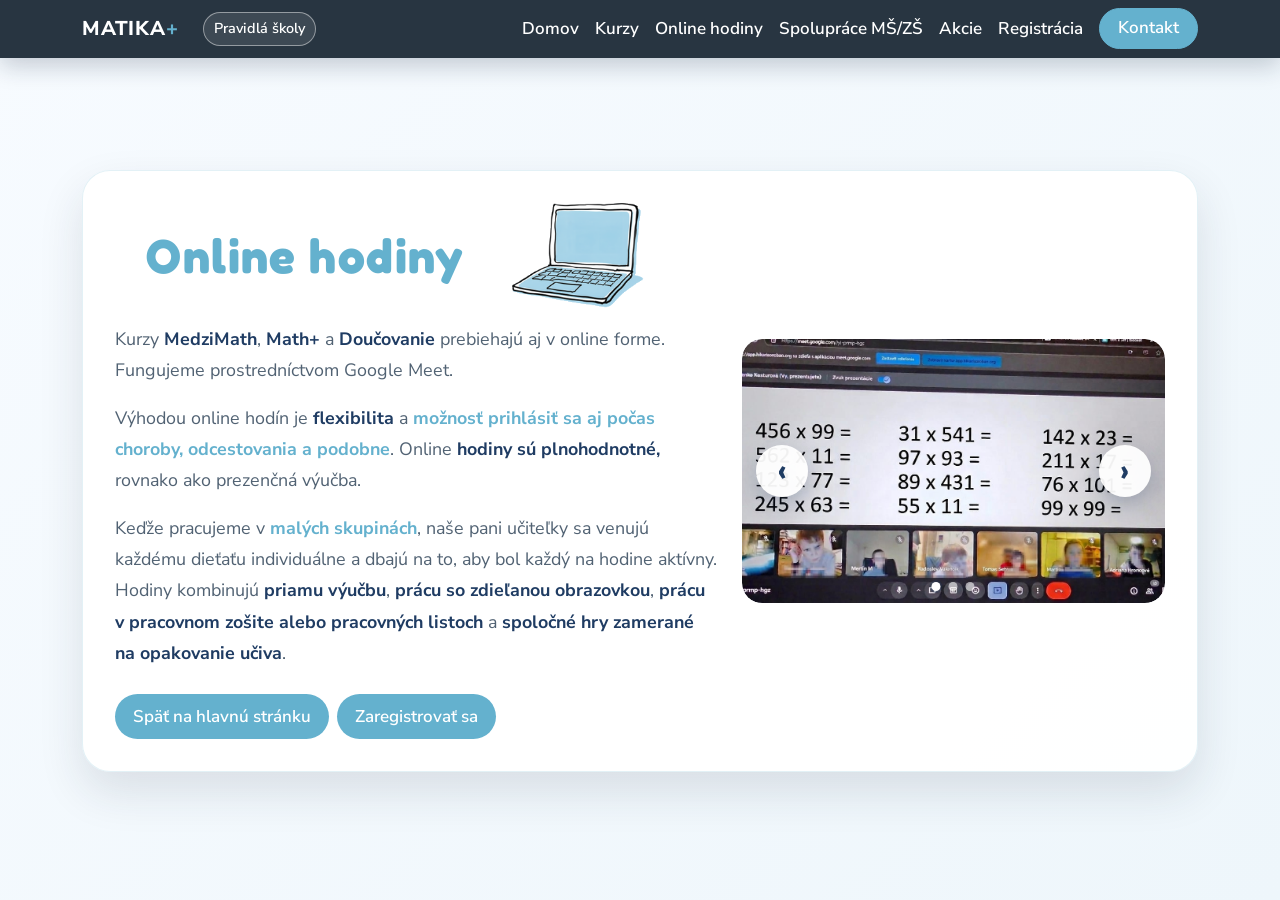
<file: online-hodiny.html>
﻿<!DOCTYPE html>
<html lang="sk">
<head>
<meta charset="UTF-8">
<meta name="viewport" content="width=device-width, initial-scale=1.0">
<title>Online hodiny | MATIKA+</title>
<link rel="icon" type="image/svg+xml" href="favicon-circle.svg?v=2">
<link href="https://cdn.jsdelivr.net/npm/bootstrap@5.3.0/dist/css/bootstrap.min.css" rel="stylesheet">
<link rel="preconnect" href="https://fonts.googleapis.com">
<link rel="preconnect" href="https://fonts.gstatic.com" crossorigin>
<link href="https://fonts.googleapis.com/css2?family=Fredoka:wght@400;500;600;700&family=Nunito+Sans:wght@400;500;600;700;800&family=Montserrat:wght@500;600;700;800&display=swap" rel="stylesheet">
<link rel="stylesheet" href="navbar.css">
<link rel="stylesheet" href="site-common.css">
<style>
body {
    margin: 0;
    font-family: 'Nunito Sans', 'Montserrat', sans-serif;
    font-size: 17px;
    background: linear-gradient(135deg, #f7fbff 0%, #eef6fb 100%);
    color: #203040;
}

.page-wrap {
    min-height: 100vh;
    display: flex;
    align-items: center;
    padding: 86px 0 44px;
}

@media (max-width: 991.98px) {
    .page-wrap {
        align-items: flex-start;
        padding: 62px 0 22px;
    }
}

.hero-card {
    background: rgba(255,255,255,0.94);
    border: 1px solid rgba(100,177,206,0.18);
    border-radius: 28px;
    box-shadow: 0 20px 45px rgba(32,45,58,0.12);
    padding: 32px;
}

.badge {
    display: block;
    font-family: 'Fredoka', 'Montserrat', sans-serif;
    color: #64b1ce;
    font-size: clamp(2rem, 4.5vw, 3rem);
    font-weight: 700;
    margin: 0;
    letter-spacing: 0.03em;
    line-height: 1;
    text-align: left;
}

.heading-row {
    display: flex;
    align-items: center;
    justify-content: flex-start;
    gap: 16px;
    flex-wrap: nowrap;
}

.heading-row .badge {
    margin-bottom: 0;
}

.heading-icon {
    width: clamp(88px, 11vw, 132px);
    height: auto;
    object-fit: contain;
    flex-shrink: 0;
}

.lead-copy {
    color: #516273;
    font-size: 1.12rem;
    line-height: 1.75;
}

.highlight {
    color: #1f3c63;
    font-weight: 700;
}

.highlight-soft {
    color: #64b1ce;
    font-weight: 700;
}

.placeholder-box {
    width: 100%;
    aspect-ratio: 1076 / 669;
    border-radius: 20px;
    border: 0;
    background: #f2f6fb;
    overflow: hidden;
    padding: 0;
    position: relative;
    box-shadow: none;
}

@media (max-width: 991.98px) {
    .heading-icon {
        width: 84px;
    }
}

@media (max-width: 768px) {
    .heading-row {
        justify-content: space-between;
        flex-wrap: nowrap;
        gap: 8px;
    }

    .heading-icon {
        width: 64px;
        margin-left: auto;
    }

    .heading-row .badge {
        flex: 1 1 auto;
        min-width: 0;
    }
}

.placeholder-box img {
    display: block;
    width: 100%;
    height: 100%;
    object-fit: cover;
    object-position: center;
    border-radius: 20px;
    box-shadow: none;
}

.placeholder-box .photo-slide:first-child img {
    object-fit: contain;
}

.photo-slide {
    position: absolute;
    inset: 0;
    opacity: 0;
    transition: opacity 0.45s ease;
}

.photo-slide.active {
    opacity: 1;
}

.slider-arrow {
    position: absolute;
    top: 50%;
    transform: translateY(-50%);
    width: 52px;
    height: 52px;
    border-radius: 50%;
    border: 0;
    background: rgba(255,255,255,0.94);
    color: #1f3c63;
    font-size: 2rem;
    font-weight: 800;
    line-height: 1;
    display: inline-flex;
    align-items: center;
    justify-content: center;
    box-shadow: 0 8px 20px rgba(31,60,99,0.25);
    cursor: pointer;
    z-index: 2;
}

.slider-arrow:hover,
.slider-arrow:focus-visible {
    background: #1f3c63;
    color: #ffffff;
}

.slider-arrow.prev {
    left: 14px;
}

.slider-arrow.next {
    right: 14px;
}

.slider-dots {
    position: absolute;
    left: 50%;
    bottom: 12px;
    transform: translateX(-50%);
    display: flex;
    gap: 8px;
    z-index: 2;
}

.slider-dot {
    width: 9px;
    height: 9px;
    border-radius: 50%;
    border: 0;
    background: rgba(255,255,255,0.6);
    padding: 0;
}

.slider-dot.active {
    background: #ffffff;
    box-shadow: 0 0 0 2px rgba(31,60,99,0.25);
}

.action-row {
    display: flex;
    gap: 8px;
    justify-content: flex-start;
    flex-wrap: wrap;
    margin-top: 6px;
}

.action-row-desktop {
    display: flex;
}

.action-row-mobile {
    display: none;
}

.action-row a {
    display: inline-block;
    margin-top: 0;
    color: white;
    background: #64b1ce;
    padding: 10px 18px;
    border-radius: 999px;
    font-weight: 600;
    text-decoration: none;
    transition: transform 0.2s ease, background-color 0.2s ease;
}

.action-row a:hover,
.action-row a:focus-visible {
    transform: translateY(-2px);
    background: #1f3c63;
}

@media (max-width: 768px) {
    .action-row-desktop {
        display: none;
    }

    .action-row-mobile {
        display: flex;
    }

    .action-row {
        gap: 6px;
    }

    .action-row a {
        padding: 9px 14px;
        font-size: 0.95rem;
    }
}
</style>
</head>
<body>
<div id="navbar-placeholder"></div>

<main class="page-wrap">
    <div class="container">
        <div class="hero-card">
            <div class="row g-4 align-items-center">
                <div class="col-lg-7">
                    <div class="heading-row mb-3">
                        <span class="badge">Online hodiny</span>
                        <img class="heading-icon" src="notebook.png" alt="Notebook online hodiny">
                    </div>

                    <p class="lead-copy mb-3">Kurzy <span class="highlight">MedziMath</span>, <span class="highlight">Math+</span> a <span class="highlight">Doučovanie</span> prebiehajú aj v online forme. Fungujeme prostredníctvom Google Meet.</p>

                    <p class="lead-copy mb-3">Výhodou online hodín je <span class="highlight">flexibilita</span> a <span class="highlight-soft">možnosť prihlásiť sa aj počas choroby, odcestovania a podobne</span>. Online <span class="highlight">hodiny sú plnohodnotné, </span> rovnako ako prezenčná výučba.</p>

                    <p class="lead-copy mb-4">Keďže pracujeme v <span class="highlight-soft">malých skupinách</span>, naše pani učiteľky sa venujú každému dieťaťu individuálne a dbajú na to, aby bol každý na hodine aktívny. Hodiny kombinujú <span class="highlight">priamu výučbu</span>, <span class="highlight">prácu so zdieľanou obrazovkou</span>, <span class="highlight">prácu v pracovnom zošite alebo pracovných listoch</span> a <span class="highlight">spoločné hry zamerané na opakovanie učiva</span>.</p>

                    <div class="action-row action-row-desktop">
                        <a href="index.html">Späť na hlavnú stránku</a>
                        <a href="index.html#registracia">Zaregistrovať sa</a>
                    </div>

                </div>
                <div class="col-lg-5">
                    <div class="placeholder-box" id="online-slider" aria-label="Fotografie z online hodín Matika+">
                        <div class="photo-slide active"><img src="Online 1.jpeg" alt="Online hodiny Matika+ - fotografia 1"></div>
                        <div class="photo-slide"><img src="Online2.png" alt="Online hodiny Matika+ - fotografia 2"></div>
                        <div class="photo-slide"><img src="online 3.png" alt="Online hodiny Matika+ - fotografia 3"></div>
                        <button class="slider-arrow prev" type="button" aria-label="Predošlá fotografia">&#8249;</button>
                        <button class="slider-arrow next" type="button" aria-label="Nasledujúca fotografia">&#8250;</button>
                        <div class="slider-dots" aria-hidden="true">
                            <button class="slider-dot active" type="button"></button>
                            <button class="slider-dot" type="button"></button>
                            <button class="slider-dot" type="button"></button>
                        </div>
                    </div>
                    <div class="action-row action-row-mobile">
                        <a href="index.html">Späť na hlavnú stránku</a>
                        <a href="index.html#registracia">Zaregistrovať sa</a>
                    </div>
                </div>
            </div>
        </div>
    </div>
</main>

<script>
(() => {
    const slider = document.getElementById('online-slider');
    if (!slider) return;

    const slides = Array.from(slider.querySelectorAll('.photo-slide'));
    const dots = Array.from(slider.querySelectorAll('.slider-dot'));
    const prevBtn = slider.querySelector('.slider-arrow.prev');
    const nextBtn = slider.querySelector('.slider-arrow.next');
    let current = 0;

    const showSlide = (index) => {
        current = (index + slides.length) % slides.length;
        slides.forEach((slide, i) => {
            slide.classList.toggle('active', i === current);
        });
        dots.forEach((dot, i) => {
            dot.classList.toggle('active', i === current);
        });
    };

    prevBtn?.addEventListener('click', () => showSlide(current - 1));
    nextBtn?.addEventListener('click', () => showSlide(current + 1));

    dots.forEach((dot, index) => {
        dot.addEventListener('click', () => showSlide(index));
    });

    setInterval(() => showSlide(current + 1), 4500);
})();
</script>
<script src="https://cdn.jsdelivr.net/npm/bootstrap@5.3.0/dist/js/bootstrap.bundle.min.js"></script>
<script src="navbar-loader.js?v=3"></script>
<script>
document.querySelectorAll('a[href^="index.html#"]').forEach((link) => {
    const href = link.getAttribute('href');
    const hash = href.includes('#') ? href.slice(href.indexOf('#')) : '';
    if (!hash || !['#registracia', '#kurzy'].includes(hash)) return;

    link.addEventListener('click', (event) => {
        event.preventDefault();
        const target = hash === '#registracia' ? 'registracia' : 'kurzy';
        window.location.href = `index.html?target=${target}`;
    });
});
</script>
</body>
</html>
</file>
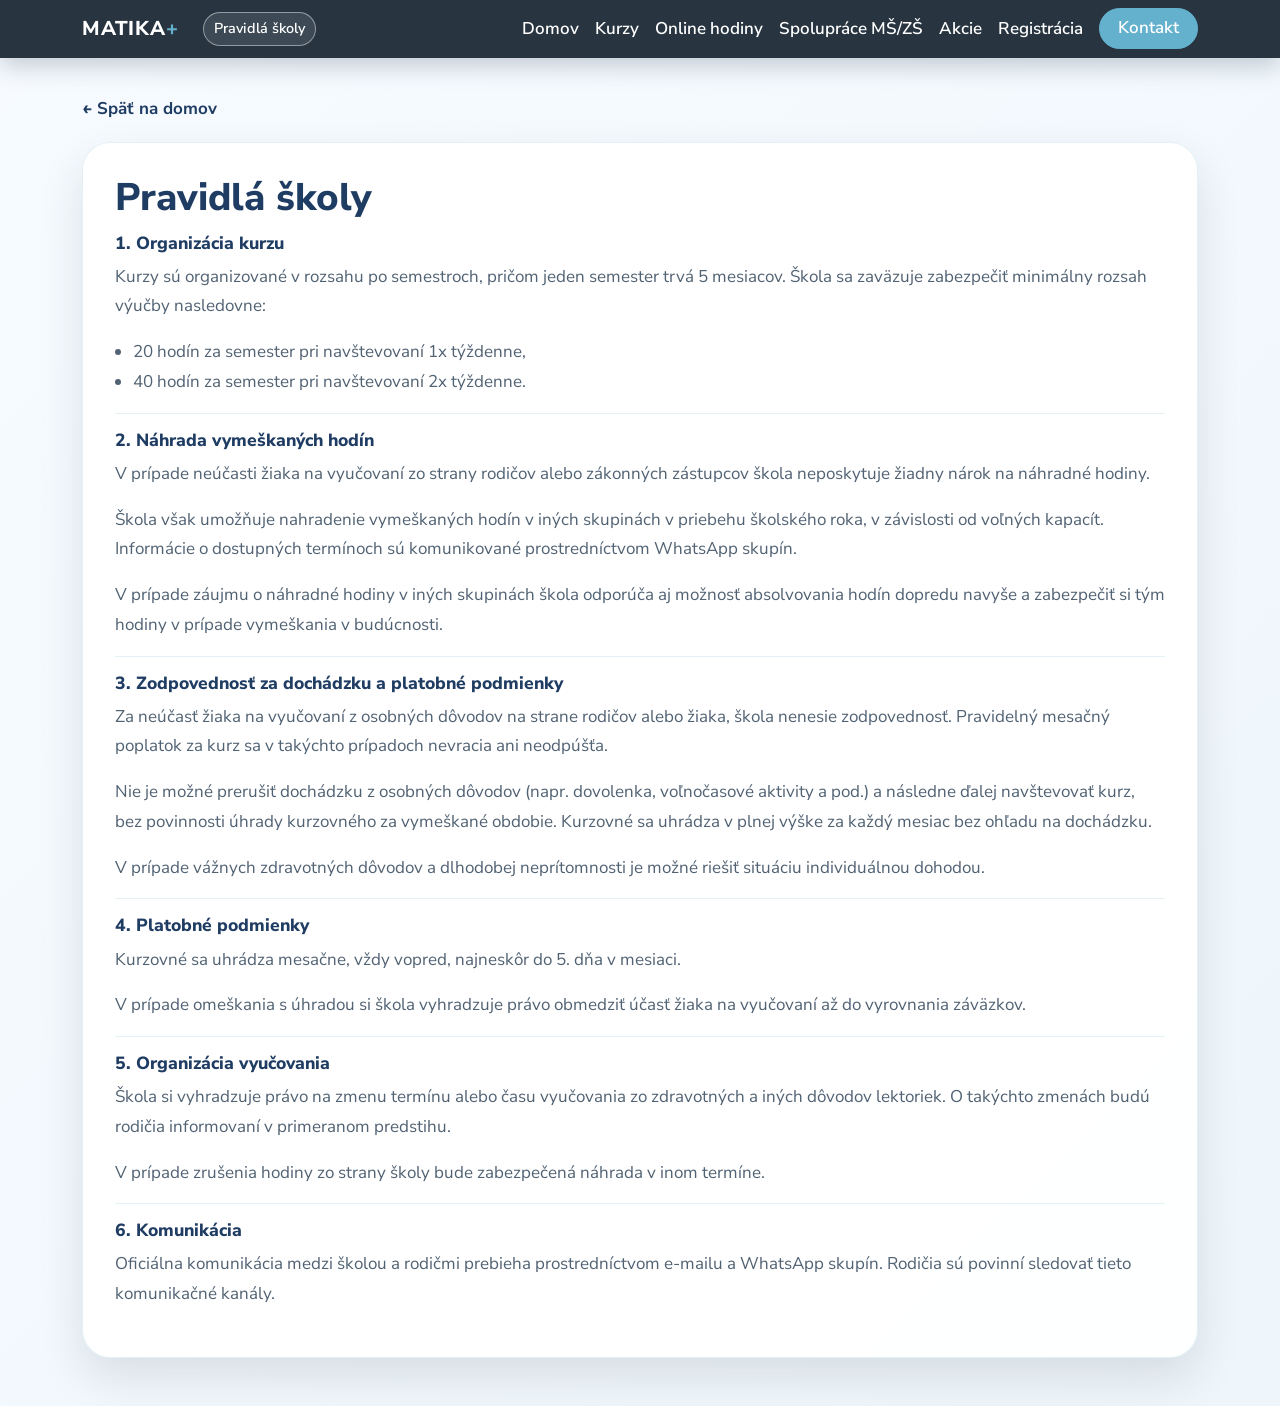
<file: pravidla-skoly.html>
<!DOCTYPE html>
<html lang="sk">
<head>
<meta charset="UTF-8">
<meta name="viewport" content="width=device-width, initial-scale=1.0">
<title>Pravidlá školy | MATIKA+</title>
<link rel="icon" type="image/svg+xml" href="favicon-circle.svg?v=2">
<link href="https://cdn.jsdelivr.net/npm/bootstrap@5.3.0/dist/css/bootstrap.min.css" rel="stylesheet">
<link rel="preconnect" href="https://fonts.googleapis.com">
<link rel="preconnect" href="https://fonts.gstatic.com" crossorigin>
<link href="https://fonts.googleapis.com/css2?family=Nunito+Sans:wght@400;500;600;700;800&family=Montserrat:wght@500;600;700;800&display=swap" rel="stylesheet">
<link rel="stylesheet" href="navbar.css">
<link rel="stylesheet" href="site-common.css">
<style>
.page-wrap {
    padding: 96px 0 48px;
}

.rules-card {
    background: rgba(255,255,255,0.94);
    border: 1px solid rgba(100,177,206,0.18);
    border-radius: 28px;
    box-shadow: 0 20px 45px rgba(32,45,58,0.12);
    padding: 32px;
}

.rules-card h4 {
    font-size: 1.1rem;
    font-weight: 800;
    color: #1f3c63;
    margin-bottom: 8px;
}

.rules-card p,
.rules-card li {
    color: #516273;
    line-height: 1.75;
}

.rules-card ul {
    margin: 0 0 0 1.1rem;
    padding: 0;
}

.rule-block {
    padding-top: 16px;
    margin-top: 16px;
    border-top: 1px solid rgba(100,177,206,0.18);
}

.rule-block:first-of-type {
    padding-top: 0;
    margin-top: 0;
    border-top: 0;
}
</style>
</head>
<body>
<div id="navbar-placeholder"></div>

<main class="page-wrap">
    <div class="container">
        <a class="back-link" href="index.html">← Späť na domov</a>
        <div class="rules-card">
            <h1 class="section-title">Pravidlá školy</h1>

            <div class="rule-block">
                <h4>1. Organizácia kurzu</h4>
                <p>Kurzy sú organizované v rozsahu po semestroch, pričom jeden semester trvá 5 mesiacov. Škola sa zaväzuje zabezpečiť minimálny rozsah výučby nasledovne:</p>
                <ul>
                    <li>20 hodín za semester pri navštevovaní 1x týždenne,</li>
                    <li>40 hodín za semester pri navštevovaní 2x týždenne.</li>
                </ul>
            </div>

            <div class="rule-block">
                <h4>2. Náhrada vymeškaných hodín</h4>
                <p>V prípade neúčasti žiaka na vyučovaní zo strany rodičov alebo zákonných zástupcov škola neposkytuje žiadny nárok na náhradné hodiny.</p>
                <p>Škola však umožňuje nahradenie vymeškaných hodín v iných skupinách v priebehu školského roka, v závislosti od voľných kapacít. Informácie o dostupných termínoch sú komunikované prostredníctvom WhatsApp skupín.</p>
                <p>V prípade záujmu o náhradné hodiny v iných skupinách škola odporúča aj možnosť absolvovania hodín dopredu navyše a zabezpečiť si tým hodiny v prípade vymeškania v budúcnosti.</p>
            </div>

            <div class="rule-block">
                <h4>3. Zodpovednosť za dochádzku a platobné podmienky</h4>
                <p>Za neúčasť žiaka na vyučovaní z osobných dôvodov na strane rodičov alebo žiaka, škola nenesie zodpovednosť. Pravidelný mesačný poplatok za kurz sa v takýchto prípadoch nevracia ani neodpúšťa.</p>
                <p>Nie je možné prerušiť dochádzku z osobných dôvodov (napr. dovolenka, voľnočasové aktivity a pod.) a následne ďalej navštevovať kurz, bez povinnosti úhrady kurzovného za vymeškané obdobie. Kurzovné sa uhrádza v plnej výške za každý mesiac bez ohľadu na dochádzku.</p>
                <p>V prípade vážnych zdravotných dôvodov a dlhodobej neprítomnosti je možné riešiť situáciu individuálnou dohodou.</p>
            </div>

            <div class="rule-block">
                <h4>4. Platobné podmienky</h4>
                <p>Kurzovné sa uhrádza mesačne, vždy vopred, najneskôr do 5. dňa v mesiaci.</p>
                <p>V prípade omeškania s úhradou si škola vyhradzuje právo obmedziť účasť žiaka na vyučovaní až do vyrovnania záväzkov.</p>
            </div>

            <div class="rule-block">
                <h4>5. Organizácia vyučovania</h4>
                <p>Škola si vyhradzuje právo na zmenu termínu alebo času vyučovania zo zdravotných a iných dôvodov lektoriek. O takýchto zmenách budú rodičia informovaní v primeranom predstihu.</p>
                <p>V prípade zrušenia hodiny zo strany školy bude zabezpečená náhrada v inom termíne.</p>
            </div>

            <div class="rule-block">
                <h4>6. Komunikácia</h4>
                <p>Oficiálna komunikácia medzi školou a rodičmi prebieha prostredníctvom e-mailu a WhatsApp skupín. Rodičia sú povinní sledovať tieto komunikačné kanály.</p>
            </div>
        </div>
    </div>
</main>

<script src="https://cdn.jsdelivr.net/npm/bootstrap@5.3.0/dist/js/bootstrap.bundle.min.js"></script>
<script src="navbar-loader.js?v=3"></script>
<script>
document.querySelectorAll('a[href^="index.html#"]').forEach((link) => {
    const href = link.getAttribute('href');
    const hash = href.includes('#') ? href.slice(href.indexOf('#')) : '';
    if (!hash || !['#registracia', '#kurzy'].includes(hash)) return;

    link.addEventListener('click', (event) => {
        event.preventDefault();
        const target = hash === '#registracia' ? 'registracia' : 'kurzy';
        window.location.href = `index.html?target=${target}`;
    });
});
</script>
</body>
</html>
</file>
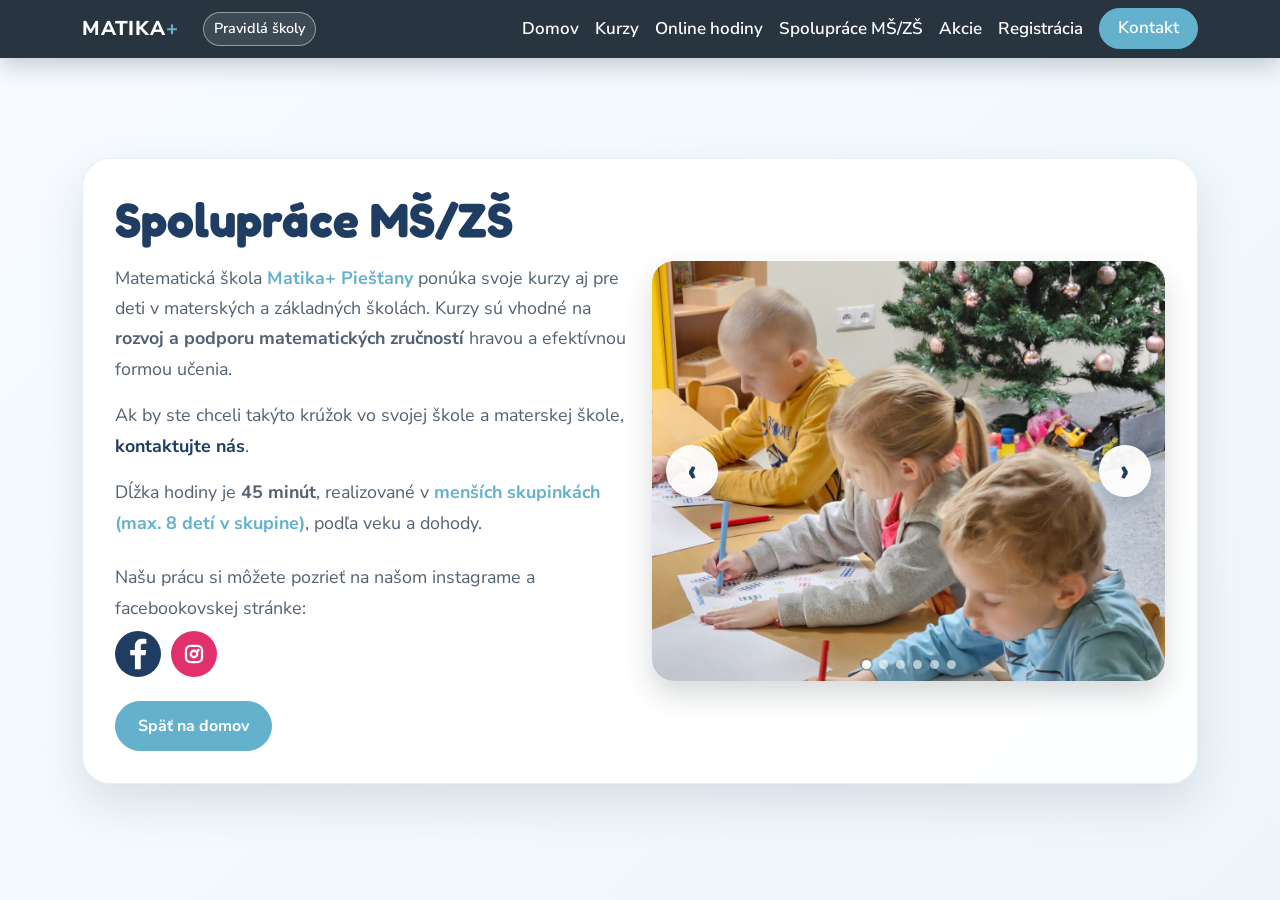
<file: spoluprace-mszs.html>
﻿<!DOCTYPE html>
<html lang="sk">
<head>
<meta charset="UTF-8">
<meta name="viewport" content="width=device-width, initial-scale=1.0">
<title>Spolupráce MŠ/ZŠ | MATIKA+</title>
<link rel="icon" type="image/svg+xml" href="favicon-circle.svg?v=2">
<link href="https://cdn.jsdelivr.net/npm/bootstrap@5.3.0/dist/css/bootstrap.min.css" rel="stylesheet">
<link rel="preconnect" href="https://fonts.googleapis.com">
<link rel="preconnect" href="https://fonts.gstatic.com" crossorigin>
<link href="https://fonts.googleapis.com/css2?family=Fredoka:wght@400;500;600;700&family=Nunito+Sans:wght@400;500;600;700;800&family=Montserrat:wght@500;600;700;800&display=swap" rel="stylesheet">
<link rel="stylesheet" href="navbar.css">
<link rel="stylesheet" href="site-common.css">
<style>
body {
    margin: 0;
    font-family: 'Nunito Sans', 'Montserrat', sans-serif;
    font-size: 17px;
    background: linear-gradient(135deg, #f7fbff 0%, #eef6fb 100%);
    color: #203040;
}

.page-wrap {
    min-height: 100vh;
    display: flex;
    align-items: center;
    padding: 86px 0 44px;
}

@media (max-width: 991.98px) {
    .page-wrap {
        align-items: flex-start;
        padding: 62px 0 22px;
    }
}

.hero-card {
    background: rgba(255,255,255,0.94);
    border: 1px solid rgba(100,177,206,0.18);
    border-radius: 28px;
    box-shadow: 0 20px 45px rgba(32,45,58,0.12);
    padding: 32px;
}

.section-title {
    font-family: 'Fredoka', 'Montserrat', sans-serif;
    font-size: clamp(2rem, 4vw, 3rem);
    font-weight: 800;
    margin-bottom: 14px;
}

.lead-copy {
    color: #516273;
    font-size: 1.12rem;
    line-height: 1.7;
}

.accent-text {
    color: #64b1ce;
    font-weight: 700;
}

.contact-link {
    color: #1f3c63;
    text-decoration: none;
    font-weight: 700;
}

.contact-link:hover,
.contact-link:focus-visible {
    color: #1f3c63;
    text-decoration: none;
}

.placeholder-box {
    min-height: 300px;
    border-radius: 22px;
    border: 2px dashed rgba(100,177,206,0.45);
    background: linear-gradient(135deg, rgba(100,177,206,0.08), rgba(255,255,255,0.92));
    display: flex;
    align-items: center;
    justify-content: center;
    text-align: center;
    color: #5b6b7a;
    padding: 24px;
}

.photo-slider {
    position: relative;
    border-radius: 22px;
    overflow: hidden;
    background: #ffffff;
    box-shadow: 0 14px 28px rgba(32,45,58,0.18);
}

.photo-slider-track {
    position: relative;
    width: 100%;
    aspect-ratio: 4 / 3;
    min-height: 420px;
    background: #f2f6fb;
}

@media (max-width: 991.98px) {
    .photo-slider-track {
        min-height: 340px;
    }
}

.photo-slide {
    position: absolute;
    inset: 0;
    opacity: 0;
    transition: opacity 0.45s ease;
}

.photo-slide.active {
    opacity: 1;
}

.photo-slide img {
    width: 100%;
    height: 100%;
    object-fit: cover;
    display: block;
}

.slider-arrow {
    position: absolute;
    top: 50%;
    transform: translateY(-50%);
    width: 52px;
    height: 52px;
    border-radius: 50%;
    border: 0;
    background: rgba(255,255,255,0.94);
    color: #1f3c63;
    font-size: 2rem;
    font-weight: 800;
    line-height: 1;
    display: inline-flex;
    align-items: center;
    justify-content: center;
    box-shadow: 0 8px 20px rgba(31,60,99,0.25);
    cursor: pointer;
    z-index: 2;
}

.slider-arrow:hover,
.slider-arrow:focus-visible {
    background: #1f3c63;
    color: #ffffff;
}

.slider-arrow.prev {
    left: 14px;
}

.slider-arrow.next {
    right: 14px;
}

.slider-dots {
    position: absolute;
    left: 50%;
    bottom: 12px;
    transform: translateX(-50%);
    display: flex;
    gap: 8px;
    z-index: 2;
}

.slider-dot {
    width: 9px;
    height: 9px;
    border-radius: 50%;
    border: 0;
    background: rgba(255,255,255,0.6);
    padding: 0;
}

.slider-dot.active {
    background: #ffffff;
    box-shadow: 0 0 0 2px rgba(31,60,99,0.25);
}

.btn-primary {
    background: #64b1ce;
    border-color: #64b1ce;
    border-radius: 999px;
    padding: 12px 22px;
    font-weight: 700;
}

.btn-primary:hover,
.btn-primary:focus-visible {
    background: #1f3c63;
    border-color: #1f3c63;
}

.social-links-sub {
    display: flex;
    align-items: center;
    gap: 10px;
}

.fb-link,
.insta-link {
    display: inline-flex;
    align-items: center;
    justify-content: center;
    width: 46px;
    height: 46px;
    border-radius: 50%;
    background: transparent;
    text-decoration: none;
    box-shadow: none;
    border: 0;
}

.fb-link:hover,
.fb-link:focus-visible,
.insta-link:hover,
.insta-link:focus-visible {
    transform: translateY(-2px);
}

.fb-link svg,
.insta-link svg {
    width: 100%;
    height: 100%;
}
</style>
</head>
<body>
<div id="navbar-placeholder"></div>

<main class="page-wrap">
    <div class="container">
        <div class="hero-card">
            <div class="row g-4 align-items-center">
                <div class="col-lg-6">
                    <h1 class="section-title">Spolupráce MŠ/ZŠ</h1>
                    <p class="lead-copy mb-3">Matematická škola <strong><span class="accent-text">Matika+ Piešťany</span></strong> ponúka svoje kurzy aj pre deti v materských a základných školách. Kurzy sú vhodné na <strong>rozvoj a podporu matematických zručností</strong> hravou a efektívnou formou učenia.</p>
                    <p class="lead-copy mb-3">Ak by ste chceli takýto krúžok vo svojej škole a materskej škole, <a class="contact-link" href="index.html#kontakt">kontaktujte nás</a>.</p>
                    <p class="lead-copy mb-4">Dĺžka hodiny je <strong>45 minút</strong>, realizované v <strong><span class="accent-text">menších skupinkách (max. 8 detí v skupine)</span></strong>, podľa veku a dohody.</p>
                    <p class="lead-copy mb-2">Našu prácu si môžete pozrieť na našom instagrame a facebookovskej stránke:</p>
                    <div class="mb-4 social-links-sub"><a class="fb-link" href="https://www.facebook.com/matikapluspn" target="_blank" rel="noopener noreferrer" aria-label="Facebook stránka Matika+" title="Facebook Matika+"><svg viewBox="0 0 24 24" aria-hidden="true" focusable="false"><circle cx="12" cy="12" r="12" fill="#1f3c63"/><path d="M13.45 20V12.7h2.46l.38-2.85h-2.84V8.04c0-.82.23-1.38 1.41-1.38h1.51V4.12c-.74-.08-1.48-.12-2.23-.11-2.22 0-3.75 1.36-3.75 3.87v1.97H7.93v2.85h2.46V20h3.06z" fill="#ffffff"/></svg></a><a class="insta-link" href="https://www.instagram.com/matikaplus_pn/" target="_blank" rel="noopener noreferrer" aria-label="Instagram Matika+" title="Instagram Matika+"><svg viewBox="0 0 24 24" aria-hidden="true" focusable="false"><circle cx="12" cy="12" r="12" fill="#E1306C"/><path fill="#ffffff" d="M10.2 7.2h3.6A3 3 0 0 1 16.8 10.2v3.6a3 3 0 0 1-3 3h-3.6a3 3 0 0 1-3-3v-3.6a3 3 0 0 1 3-3zm0 1.2a1.8 1.8 0 0 0-1.8 1.8v3.6a1.8 1.8 0 0 0 1.8 1.8h3.6a1.8 1.8 0 0 0 1.8-1.8v-3.6a1.8 1.8 0 0 0-1.8-1.8h-3.6zm4.05.9a.75.75 0 1 1 0 1.5.75.75 0 0 1 0-1.5zM12 9.7A2.3 2.3 0 1 1 9.7 12 2.3 2.3 0 0 1 12 9.7zm0 1.2A1.1 1.1 0 1 0 13.1 12 1.1 1.1 0 0 0 12 10.9z"/></svg></a></div>
                    <a class="btn btn-primary" href="index.html">Späť na domov</a>
                </div>
                <div class="col-lg-6">
                    <div class="photo-slider" id="mszs-slider" aria-label="Fotografie zo spolupráce MŠ a ZŠ">
                        <div class="photo-slider-track">
                            <div class="photo-slide active"><img src="MŠ 1.jpeg" alt="Spolupráca MŠ a ZŠ - fotografia 1"></div>
                            <div class="photo-slide"><img src="MŠ 2.jpeg" alt="Spolupráca MŠ a ZŠ - fotografia 2"></div>
                            <div class="photo-slide"><img src="MŠ 3.jpeg" alt="Spolupráca MŠ a ZŠ - fotografia 3"></div>
                            <div class="photo-slide"><img src="MŠ 4.jpeg" alt="Spolupráca MŠ a ZŠ - fotografia 4"></div>
                            <div class="photo-slide"><img src="MŠ 5.jpeg" alt="Spolupráca MŠ a ZŠ - fotografia 5"></div>
                            <div class="photo-slide"><img src="MŠ 6.jpeg" alt="Spolupráca MŠ a ZŠ - fotografia 6"></div>
                        </div>
                        <button class="slider-arrow prev" type="button" aria-label="Predošlá fotografia">&#8249;</button>
                        <button class="slider-arrow next" type="button" aria-label="Nasledujúca fotografia">&#8250;</button>
                        <div class="slider-dots" aria-hidden="true">
                            <button class="slider-dot active" type="button"></button>
                            <button class="slider-dot" type="button"></button>
                            <button class="slider-dot" type="button"></button>
                            <button class="slider-dot" type="button"></button>
                            <button class="slider-dot" type="button"></button>
                            <button class="slider-dot" type="button"></button>
                        </div>
                    </div>
                </div>
            </div>
        </div>
    </div>
</main>
<script>
(() => {
    const slider = document.getElementById('mszs-slider');
    if (!slider) return;

    const slides = Array.from(slider.querySelectorAll('.photo-slide'));
    const dots = Array.from(slider.querySelectorAll('.slider-dot'));
    const prevBtn = slider.querySelector('.slider-arrow.prev');
    const nextBtn = slider.querySelector('.slider-arrow.next');
    let current = 0;

    const showSlide = (index) => {
        current = (index + slides.length) % slides.length;
        slides.forEach((slide, i) => {
            slide.classList.toggle('active', i === current);
        });
        dots.forEach((dot, i) => {
            dot.classList.toggle('active', i === current);
        });
    };

    prevBtn?.addEventListener('click', () => showSlide(current - 1));
    nextBtn?.addEventListener('click', () => showSlide(current + 1));

    dots.forEach((dot, index) => {
        dot.addEventListener('click', () => showSlide(index));
    });

    setInterval(() => showSlide(current + 1), 4500);
})();
</script>
<script src="https://cdn.jsdelivr.net/npm/bootstrap@5.3.0/dist/js/bootstrap.bundle.min.js"></script>
<script src="navbar-loader.js?v=3"></script>
<script>
document.querySelectorAll('a[href^="index.html#"]').forEach((link) => {
    const href = link.getAttribute('href');
    const hash = href.includes('#') ? href.slice(href.indexOf('#')) : '';
    if (!hash || !['#registracia', '#kurzy'].includes(hash)) return;

    link.addEventListener('click', (event) => {
        event.preventDefault();
        const target = hash === '#registracia' ? 'registracia' : 'kurzy';
        window.location.href = `index.html?target=${target}`;
    });
});
</script>
</body>
</html>
</file>
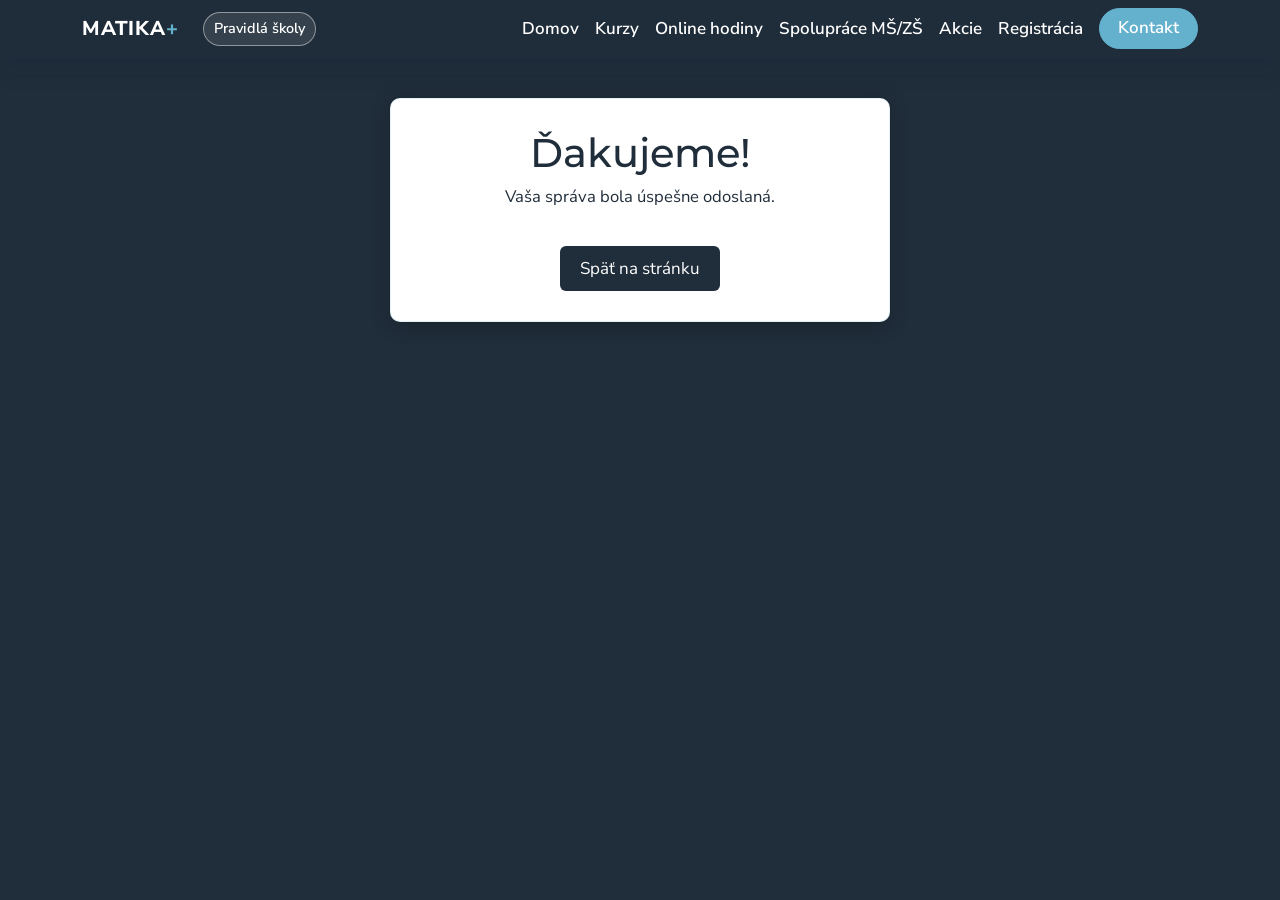
<file: thank-you.html>
﻿<!DOCTYPE html>
<html lang="sk">
<head>
  <meta charset="UTF-8">
  <meta name="viewport" content="width=device-width, initial-scale=1.0">
  <title>Ďakujeme</title>
  <link rel="icon" type="image/svg+xml" href="favicon-circle.svg?v=2">
  <link href="https://cdn.jsdelivr.net/npm/bootstrap@5.3.0/dist/css/bootstrap.min.css" rel="stylesheet">
  <link href="https://fonts.googleapis.com/css2?family=Nunito+Sans:wght@400;500;600;700;800&family=Montserrat:wght@500;600;700;800&display=swap" rel="stylesheet">
  <link rel="stylesheet" href="navbar.css">
  <link rel="stylesheet" href="site-common.css">
  <style>
    body {
      font-family: 'Nunito Sans', 'Montserrat', Arial, sans-serif;
      font-size: 17px;
      text-align: center;
      padding: 98px 20px 54px;
      background: #202d3a;
      color: white;
    }
    .box {
      max-width: 500px;
      margin: 0 auto;
      background: white;
      color: #202d3a;
      padding: 30px;
      border-radius: 10px;
      box-shadow: 0 4px 20px rgba(0,0,0,0.2);
    }
    .box h1 {
      font-family: 'Montserrat', sans-serif;
    }
    .box p {
      font-size: 1.04rem;
    }
    .box > a {
      display: inline-block;
      margin-top: 20px;
      text-decoration: none;
      background: #202d3a;
      color: white;
      padding: 10px 20px;
      border-radius: 6px;
    }
  </style>
</head>
<body>
  <div id="navbar-placeholder"></div>

  <div class="box">
    <h1>Ďakujeme!</h1>
    <p>Vaša správa bola úspešne odoslaná.</p>
    <a href="index.html">Späť na stránku</a>
  </div>
  <script src="https://cdn.jsdelivr.net/npm/bootstrap@5.3.0/dist/js/bootstrap.bundle.min.js"></script>
  <script src="navbar-loader.js?v=3"></script>
<script>
document.querySelectorAll('a[href^="index.html#"]').forEach((link) => {
    const href = link.getAttribute('href');
    const hash = href.includes('#') ? href.slice(href.indexOf('#')) : '';
    if (!hash || !['#registracia', '#kurzy'].includes(hash)) return;

    link.addEventListener('click', (event) => {
        event.preventDefault();
        const target = hash === '#registracia' ? 'registracia' : 'kurzy';
        window.location.href = `index.html?target=${target}`;
    });
});
</script>
</body>
</html>
</file>
<file: navbar.css>
.navbar {
    background: rgba(32,45,58,0.96) !important;
    backdrop-filter: blur(10px);
    box-shadow: 0 8px 24px rgba(20,36,59,0.22);
    color: #203040;
    font-family: 'Nunito Sans', 'Montserrat', sans-serif;
    text-align: start;
}

.navbar-brand {
    font-family: 'Nunito Sans', 'Montserrat', sans-serif;
    font-weight: 800;
    letter-spacing: 0.04em;
}

.navbar-brand .plus {
    color: #64b1ce;
    font-weight: 800;
}

.navbar .nav-link {
    color: #ffffff !important;
    font-family: 'Nunito Sans', 'Montserrat', sans-serif;
    font-weight: 600;
}

.navbar .nav-link:hover,
.navbar .nav-link:focus-visible {
    color: #b9ddff !important;
    transform: none;
}

.navbar .contact-btn {
    display: inline-block;
    color: #ffffff !important;
    background: #64b1ce;
    padding: 10px 18px;
    border-radius: 999px;
    font-weight: 600;
    text-decoration: none;
    transition: background-color 0.2s ease, border-color 0.2s ease, color 0.2s ease;
    line-height: 1.1;
    border: 1px solid #64b1ce;
}

.navbar .contact-btn:hover,
.navbar .contact-btn:focus-visible {
    background: #d9eef8;
    border-color: #64b1ce;
    color: #203040 !important;
}

.navbar-rule-link {
    display: inline-flex;
    align-items: center;
    margin-left: 8px;
    padding: 5px 10px;
    border: 1px solid rgba(255,255,255,0.45);
    border-radius: 999px;
    background: rgba(255,255,255,0.1);
    color: #ffffff;
    font-weight: 600;
    font-size: 0.9rem;
    text-decoration: none;
    transition: background-color 0.2s ease, border-color 0.2s ease, color 0.2s ease, transform 0.2s ease;
}

.navbar-rule-link:hover,
.navbar-rule-link:focus-visible {
    background: #d9eef8;
    border-color: #64b1ce;
    color: #203040;
    transform: translateY(-1px);
}

@media (max-width: 991.98px) {
    .navbar .contact-btn {
        margin-top: 8px;
        width: fit-content;
    }
}

.navbar .navbar-toggler {
    border-color: rgba(255,255,255,0.45);
}

.navbar .navbar-toggler-icon {
    filter: brightness(0) invert(1);
}
</file>
<file: site-common.css>
html {
    scroll-behavior: auto;
    scroll-padding-top: 72px;
}

body {
    margin: 0;
    font-family: 'Nunito Sans', 'Montserrat', sans-serif;
    font-size: 17px;
    background: linear-gradient(135deg, #f7fbff 0%, #eef6fb 100%);
    color: #203040;
}

.page-wrap,
.page {
    min-height: 100vh;
    display: flex;
    align-items: center;
    padding: 88px 0 52px;
}

@media (max-width: 991.98px) {
    .page-wrap,
    .page {
        align-items: flex-start;
        padding: 76px 0 34px;
    }

}

.hero-card,
.rules-card,
.content-card,
.box {
    background: rgba(255,255,255,0.94);
    border: 1px solid rgba(100,177,206,0.18);
    border-radius: 28px;
    box-shadow: 0 20px 45px rgba(32,45,58,0.12);
    padding: 32px;
}

.box {
    width: 100%;
    margin: 0;
    color: #203040;
    border-radius: 28px;
    box-shadow: 0 20px 45px rgba(32,45,58,0.12);
}

.section-title,
.page-title,
.hero-title {
    font-family: 'Nunito Sans', 'Montserrat', sans-serif;
    font-size: clamp(1.8rem, 3vw, 2.4rem);
    font-weight: 800;
    color: #1f3c63;
    margin-bottom: 12px;
    line-height: 1.2;
}

.btn {
    border-radius: 999px;
    padding: 12px 24px;
    font-weight: 700;
}

.btn-primary {
    background: #64b1ce;
    border-color: #64b1ce;
}

.btn-outline-dark {
    border-color: #203040;
    color: #203040;
}

.btn-outline-dark:hover,
.btn-outline-dark:focus-visible {
    background: rgba(100,177,206,0.12);
    border-color: #64b1ce;
    color: #203040;
}

.back-link {
    display: inline-block;
    margin-bottom: 20px;
    color: #1f3c63;
    font-weight: 700;
    text-decoration: none;
}

.back-link:hover,
.back-link:focus-visible {
    color: #64b1ce;
    text-decoration: none;
}
</file>
